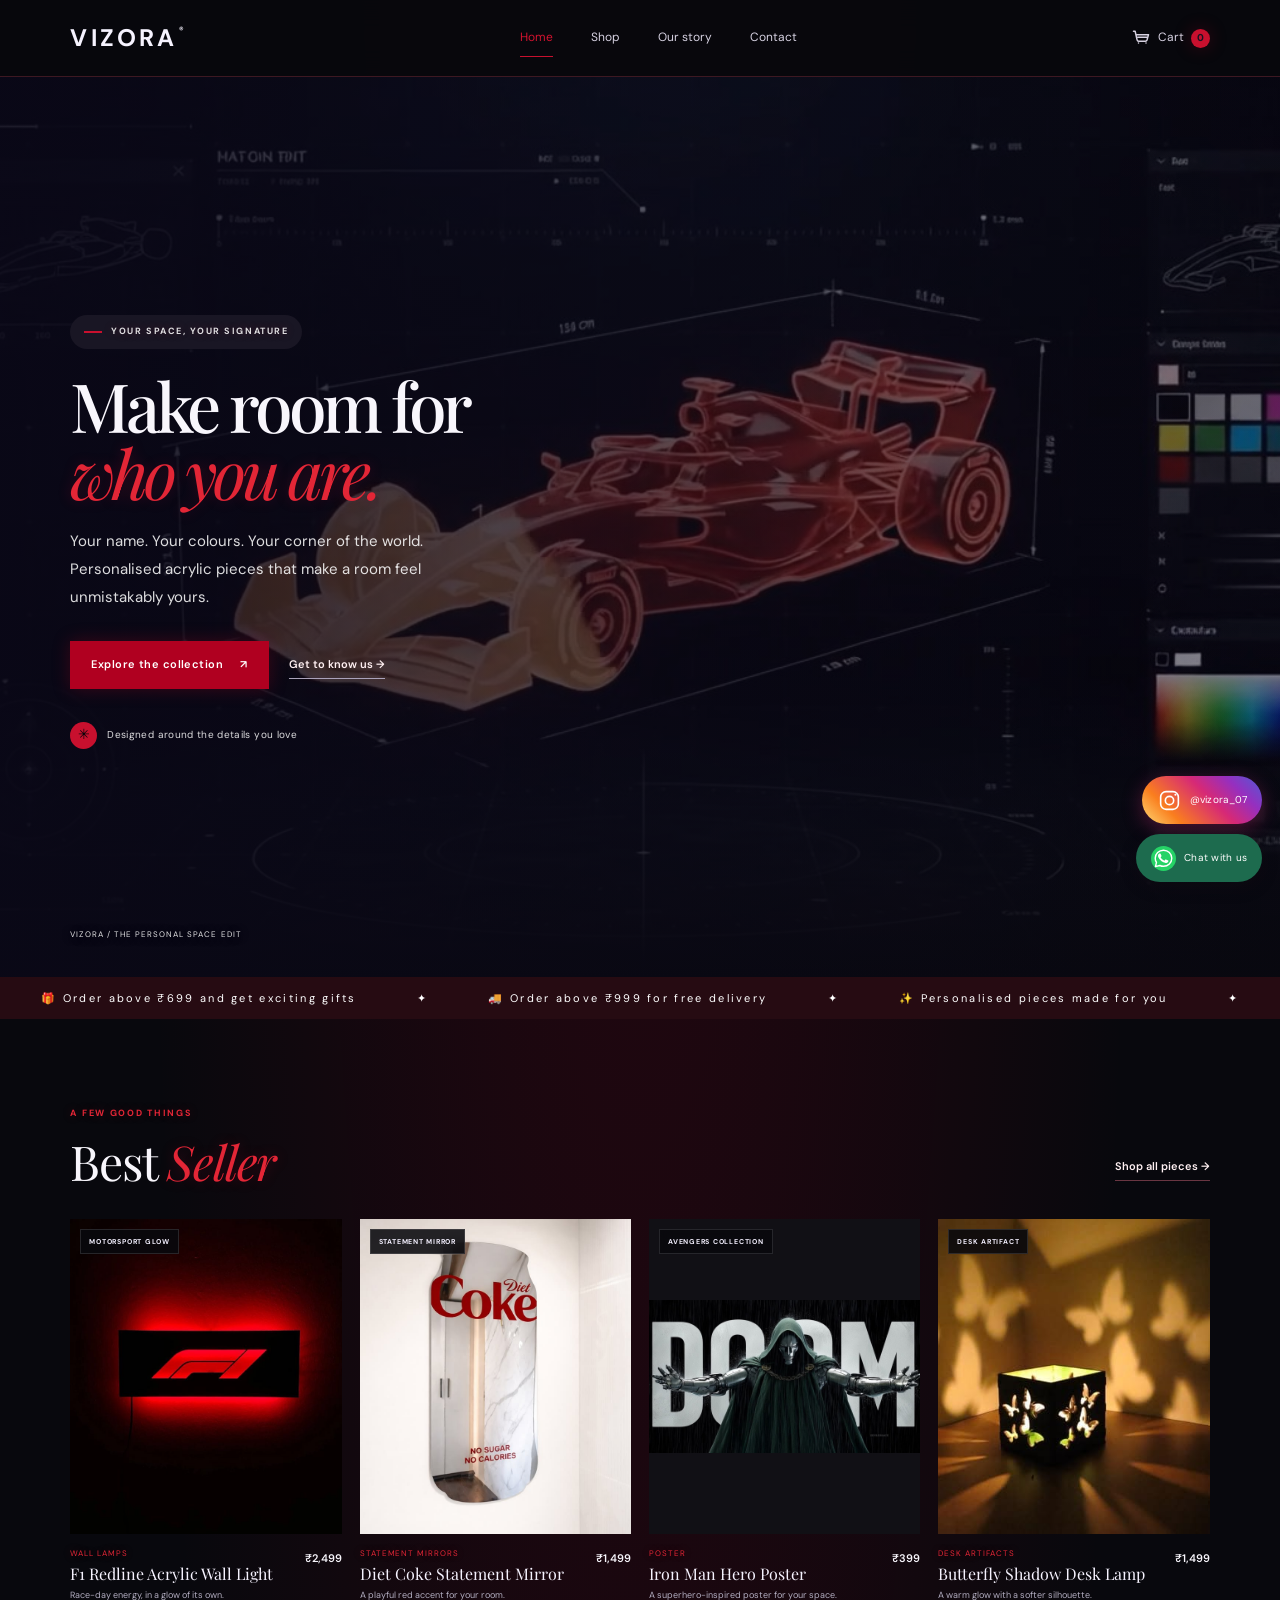
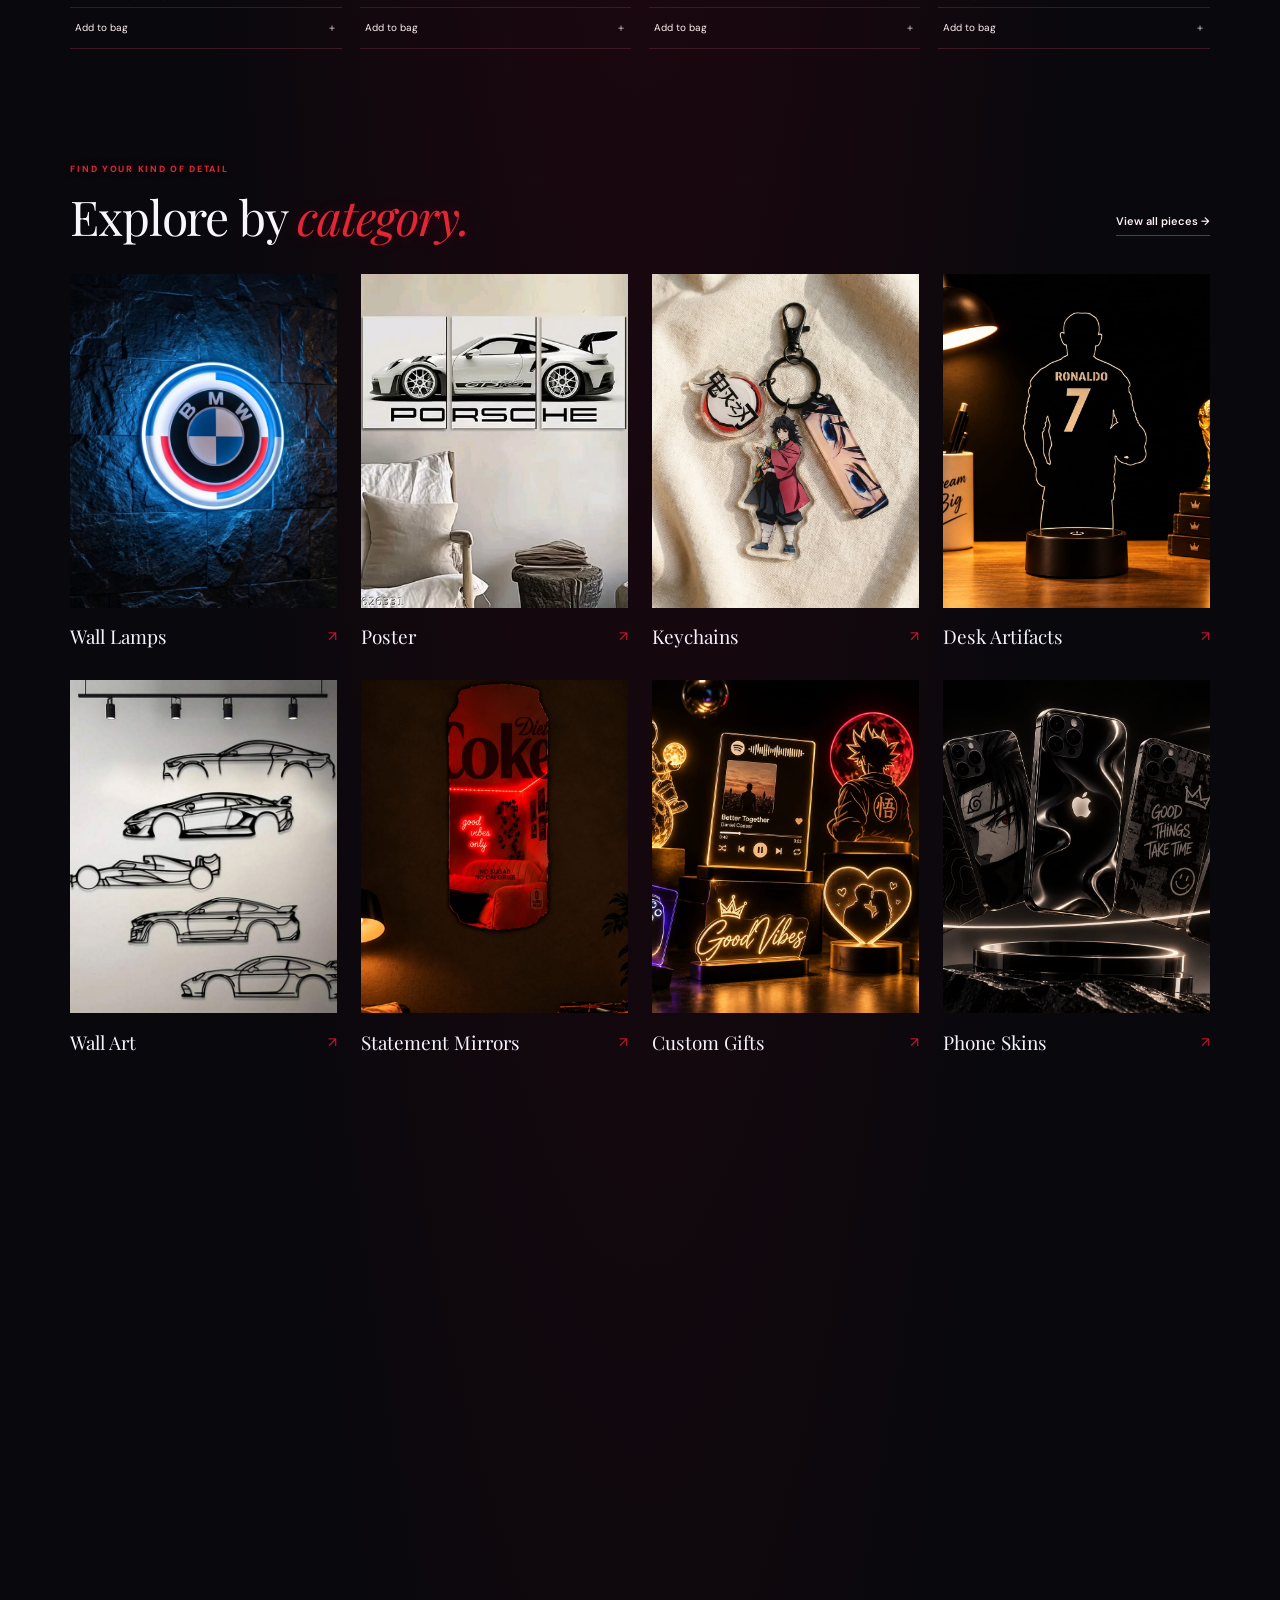
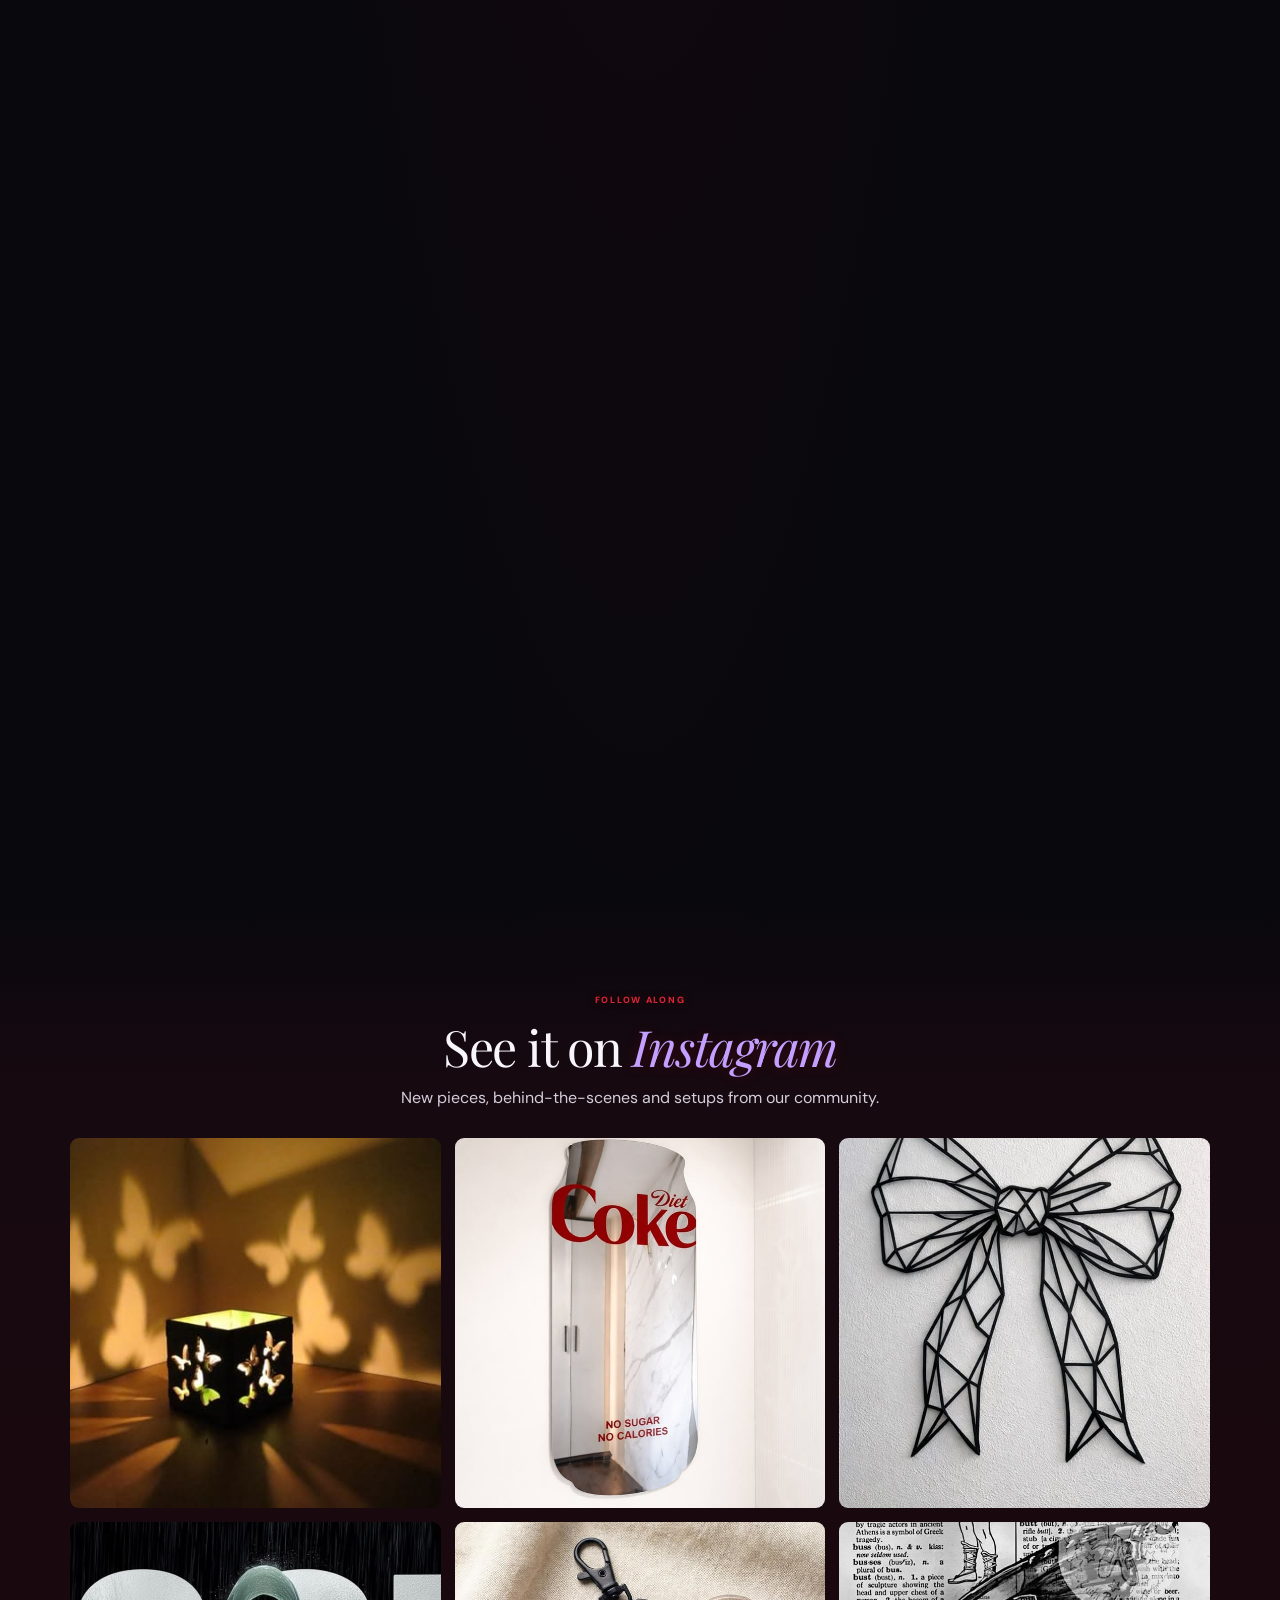
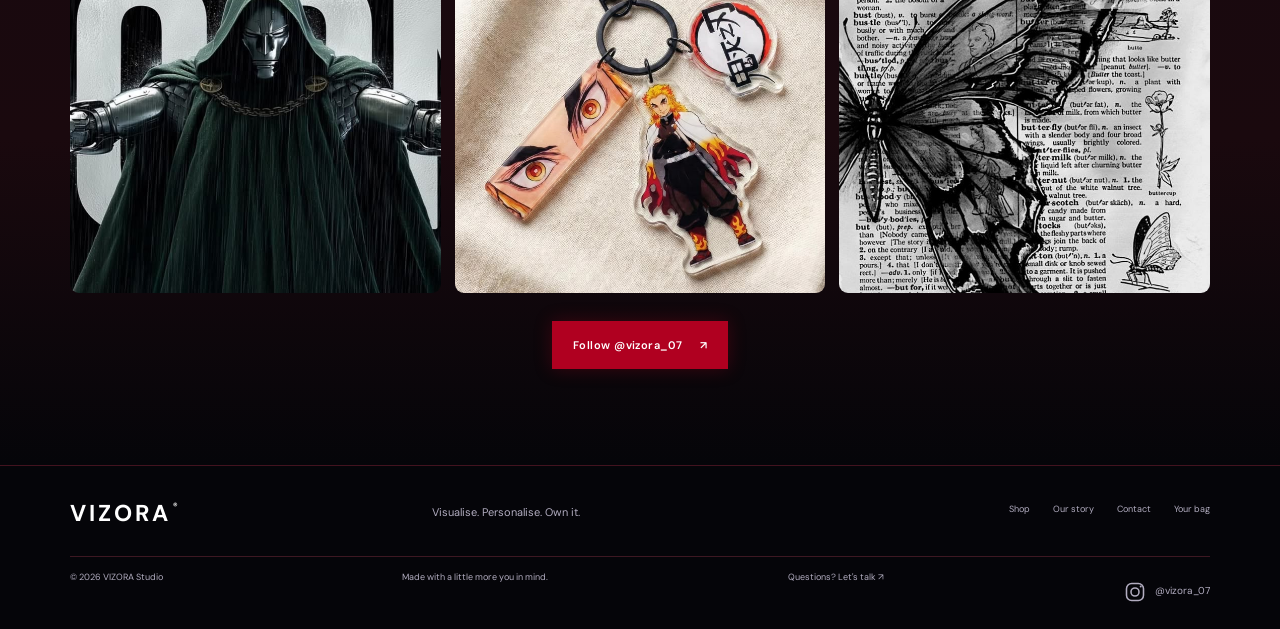
<file: index.html>
<!doctype html>
<html lang="en">
<head>
  <meta charset="utf-8">
  <meta name="viewport" content="width=device-width, initial-scale=1">
  <meta name="theme-color" content="#08080D">
  <title>VIZORA — Personalised Acrylic Decor, Made Yours</title>
  <meta name="description" content="Bring your space to life with personalised acrylic decor by VIZORA. Visualise it, make it yours, and give your room a signature touch.">
  <meta property="og:type" content="website">
  <meta property="og:title" content="VIZORA — Visualise. Personalise. Own it.">
  <meta property="og:description" content="Personalised acrylic decor, made to feel like you.">
  <meta property="og:url" content="https://YOURDOMAIN.com/">
  <meta property="og:image" content="https://YOURDOMAIN.com/images/og-vizora.svg">
  <script type="application/ld+json">{"@context":"https://schema.org","@type":"Organization","name":"VIZORA","url":"https://YOURDOMAIN.com","sameAs":["https://instagram.com/vizora_07"]}</script>
  <link rel="preconnect" href="https://fonts.googleapis.com">
  <link rel="preconnect" href="https://fonts.gstatic.com" crossorigin>
  <link href="https://fonts.googleapis.com/css2?family=DM+Sans:wght@400;500;600;700&family=Playfair+Display:wght@400;500;600&display=swap" rel="stylesheet">
  <link rel="stylesheet" href="css/style.css">
  <script src="js/products.js" defer></script>
  <script src="js/main.js" defer></script>
</head>
<body class="home-page">
  <header class="site-header">
    <a class="wordmark" href="index.html" aria-label="VIZORA home">VIZORA<span>®</span></a>
    <button class="menu-toggle" type="button" aria-expanded="false" aria-controls="primary-nav" aria-label="Open menu"><span></span><span></span></button>
    <nav class="primary-nav" id="primary-nav" aria-label="Main navigation">
      <a class="active" href="index.html">Home</a><a href="shop.html">Shop</a><a href="about.html">Our story</a><a href="contact.html">Contact</a>
      
      <a class="mobile-social-link mobile-whatsapp-link" href="https://wa.me/919356161337" target="_blank" rel="noopener noreferrer" aria-label="Chat with VIZORA on WhatsApp"><img class="whatsapp-icon" src="images/whatsapp.svg" alt=""><span>Chat on WhatsApp</span></a>
    </nav>
    
    <a class="cart-link" href="cart.html" aria-label="Shopping cart"><svg class="bag-icon trolley-icon" viewBox="0 0 24 24" aria-hidden="true"><path d="M3 4h2l2.3 10.2a2 2 0 0 0 2 1.6h8a2 2 0 0 0 1.9-1.4L21 8H6"/><path d="M9 18h.01M18 18h.01"/><path d="M8 11h11"/></svg><span>Cart</span><span class="cart-count" data-cart-count>0</span></a>
  </header>
  <main>
    <section class="hero">
      <div class="hero-copy"><p class="eyebrow"><span class="eyebrow-line"></span> YOUR SPACE, YOUR SIGNATURE</p>
        <h1>Make room for<br><em>who you are.</em></h1>
        <p class="hero-lede">Your name. Your colours. Your corner of the world. Personalised acrylic pieces that make a room feel unmistakably yours.</p>
        <div class="hero-actions"><a class="button button-dark" href="shop.html">Explore the collection <span aria-hidden="true">↗</span></a><a class="text-link" href="about.html">Get to know us <span aria-hidden="true">→</span></a></div>
        <div class="hero-proof"><span class="proof-mark" aria-hidden="true">✳</span><p>Designed around the details you love</p></div>
      </div>
      <div class="hero-art hero-video-frame"><video class="hero-video" id="hero-video" data-desktop-src="videos/hero-video.mp4" data-mobile-src="videos/merged_smooth_2.mp4" autoplay muted loop playsinline preload="metadata" poster="images/hero-video-poster.jpeg" aria-label="VIZORA personalised acrylic decor home video"></video><span class="video-label">VIZORA / THE PERSONAL SPACE EDIT</span></div>
    </section>
    <section class="ticker" aria-label="VIZORA special offers"><div class="ticker-track"><div class="ticker-group"><span class="ticker-offer">🎁 Order above ₹699 and get exciting gifts</span><span class="ticker-separator" aria-hidden="true">✦</span><span class="ticker-offer">🚚 Order above ₹999 for free delivery</span><span class="ticker-separator" aria-hidden="true">✦</span><span class="ticker-offer">✨ Personalised pieces made for you</span><span class="ticker-separator" aria-hidden="true">✦</span></div><div class="ticker-group" aria-hidden="true"><span class="ticker-offer">🎁 Order above ₹699 and get exciting gifts</span><span class="ticker-separator">✦</span><span class="ticker-offer">🚚 Order above ₹999 for free delivery</span><span class="ticker-separator">✦</span><span class="ticker-offer">✨ Personalised pieces made for you</span><span class="ticker-separator">✦</span></div></div></section>
    <section class="section-shell section-pad">
      <div class="section-heading"><div><p class="eyebrow">A FEW GOOD THINGS</p><h2>Best <em>Seller</em></h2></div><a class="text-link" href="shop.html">Shop all pieces <span aria-hidden="true">→</span></a></div>
      <div class="product-grid featured-grid" id="featured-products" aria-live="polite"></div>
    </section>
    <section class="category-section section-shell section-pad" aria-labelledby="category-heading">
      <div class="section-heading"><div><p class="eyebrow">FIND YOUR KIND OF DETAIL</p><h2 id="category-heading">Explore by <em>category.</em></h2></div><a class="text-link" href="shop.html">View all pieces <span aria-hidden="true">→</span></a></div>
      <div class="category-grid" id="home-categories"></div>
    </section>
    <section class="reviews-note section-shell" id="home-reviews" aria-labelledby="reviews-heading"><div class="reviews-intro"><p class="eyebrow">MADE FOR YOU</p><h2 id="reviews-heading">Made around <em>you</em></h2><p>Every piece starts with your name, your colours and your space.</p><a class="text-link" href="shop.html">Find your first piece <span aria-hidden="true">→</span></a></div><div class="reviews-carousel" id="reviews-carousel" aria-label="Customer reviews" hidden><div class="reviews-carousel-controls"><button class="reviews-scroll-button" type="button" data-review-scroll="previous" aria-label="Previous reviews">←</button><button class="reviews-scroll-button" type="button" data-review-scroll="next" aria-label="Next reviews">→</button></div><div class="reviews-track" id="reviews-track" aria-live="polite"></div></div></section>
    <section class="why-section"><div class="section-shell why-grid"><div class="why-intro"><p class="eyebrow">THE VIZORA DIFFERENCE</p><h2>Not just decor.<br><em>A little more you.</em></h2><p>Thoughtful pieces, made around your name, your taste, and the corners you call yours.</p><a class="button button-outline" href="about.html">A little about us <span aria-hidden="true">↗</span></a></div>
      <div class="value-list"><article><span class="value-number">01</span><div><h3>Made personal</h3><p>Your name, your colours, your kind of detail. Every piece starts with your idea.</p></div><span class="value-icon">✳</span></article><article><span class="value-number">02</span><div><h3>Designed for your space</h3><p>Considered shapes and colour that make an ordinary corner feel like yours.</p></div><span class="value-icon">⌂</span></article><article><span class="value-number">03</span><div><h3>A little wonder, built in</h3><p>Explore AR-powered ideas and picture a piece in your room before you make it yours.</p></div><span class="value-icon">◉</span></article></div>
    </div></section>
    <section class="quote-section section-shell"><p class="eyebrow">A NOTE FROM US</p><blockquote>“Your room should feel like the best version of <em>you.”</em></blockquote><p>— THE VIZORA STUDIO</p></section>
    <section class="newsletter section-shell"><div><p class="eyebrow">A LITTLE INSPIRATION, OCCASIONALLY</p><h2>Make space for <em>lovely things.</em></h2></div><a class="button button-dark" href="contact.html">Say hello on WhatsApp <span aria-hidden="true">↗</span></a></section>
    <section class="instagram-section" aria-labelledby="instagram-heading">
      <div class="instagram-content section-shell">
        <p class="eyebrow">FOLLOW ALONG</p>
        <h2 id="instagram-heading">See it on <em>Instagram</em></h2>
        <p class="instagram-description">New pieces, behind-the-scenes and setups from our community.</p>
        <div class="instagram-grid" id="instagram-grid" aria-label="VIZORA on Instagram"></div>
        <a class="button button-dark instagram-follow-button" href="https://instagram.com/vizora_07" target="_blank" rel="noopener noreferrer" aria-label="Vizora on Instagram">Follow @vizora_07 <span aria-hidden="true">↗</span></a>
      </div>
    </section>
  </main>
  <footer class="site-footer"><div class="footer-top"><a class="wordmark footer-wordmark" href="index.html">VIZORA<span>®</span></a><p>Visualise. Personalise. Own it.</p><nav aria-label="Footer navigation"><a href="shop.html">Shop</a><a href="about.html">Our story</a><a href="contact.html">Contact</a><a href="cart.html">Your bag</a></nav></div><div class="footer-bottom"><span>© <span data-year></span> VIZORA Studio</span><span>Made with a little more you in mind.</span><a href="contact.html">Questions? Let's talk ↗</a><a class="footer-instagram" href="https://instagram.com/vizora_07" target="_blank" rel="noopener noreferrer" aria-label="Vizora on Instagram"><svg class="instagram-icon" viewBox="0 0 24 24" aria-hidden="true"><rect x="3.5" y="3.5" width="17" height="17" rx="5.2"></rect><circle cx="12" cy="12" r="4"></circle><circle class="instagram-icon-dot" cx="17.7" cy="6.4" r="1"></circle></svg><span>@vizora_07</span></a></div></footer>
  <a class="instagram-float" href="https://instagram.com/vizora_07" target="_blank" rel="noopener noreferrer" aria-label="Vizora on Instagram"><svg class="instagram-icon" viewBox="0 0 24 24" aria-hidden="true"><rect x="3.5" y="3.5" width="17" height="17" rx="5.2"></rect><circle cx="12" cy="12" r="4"></circle><circle class="instagram-icon-dot" cx="17.7" cy="6.4" r="1"></circle></svg><span>@vizora_07</span></a><a class="whatsapp-float" href="https://wa.me/919356161337" target="_blank" rel="noopener" aria-label="Chat with VIZORA on WhatsApp"><img class="whatsapp-icon" src="images/whatsapp.svg" alt=""><span>Chat with us</span></a>
</body>
</html>
</file>
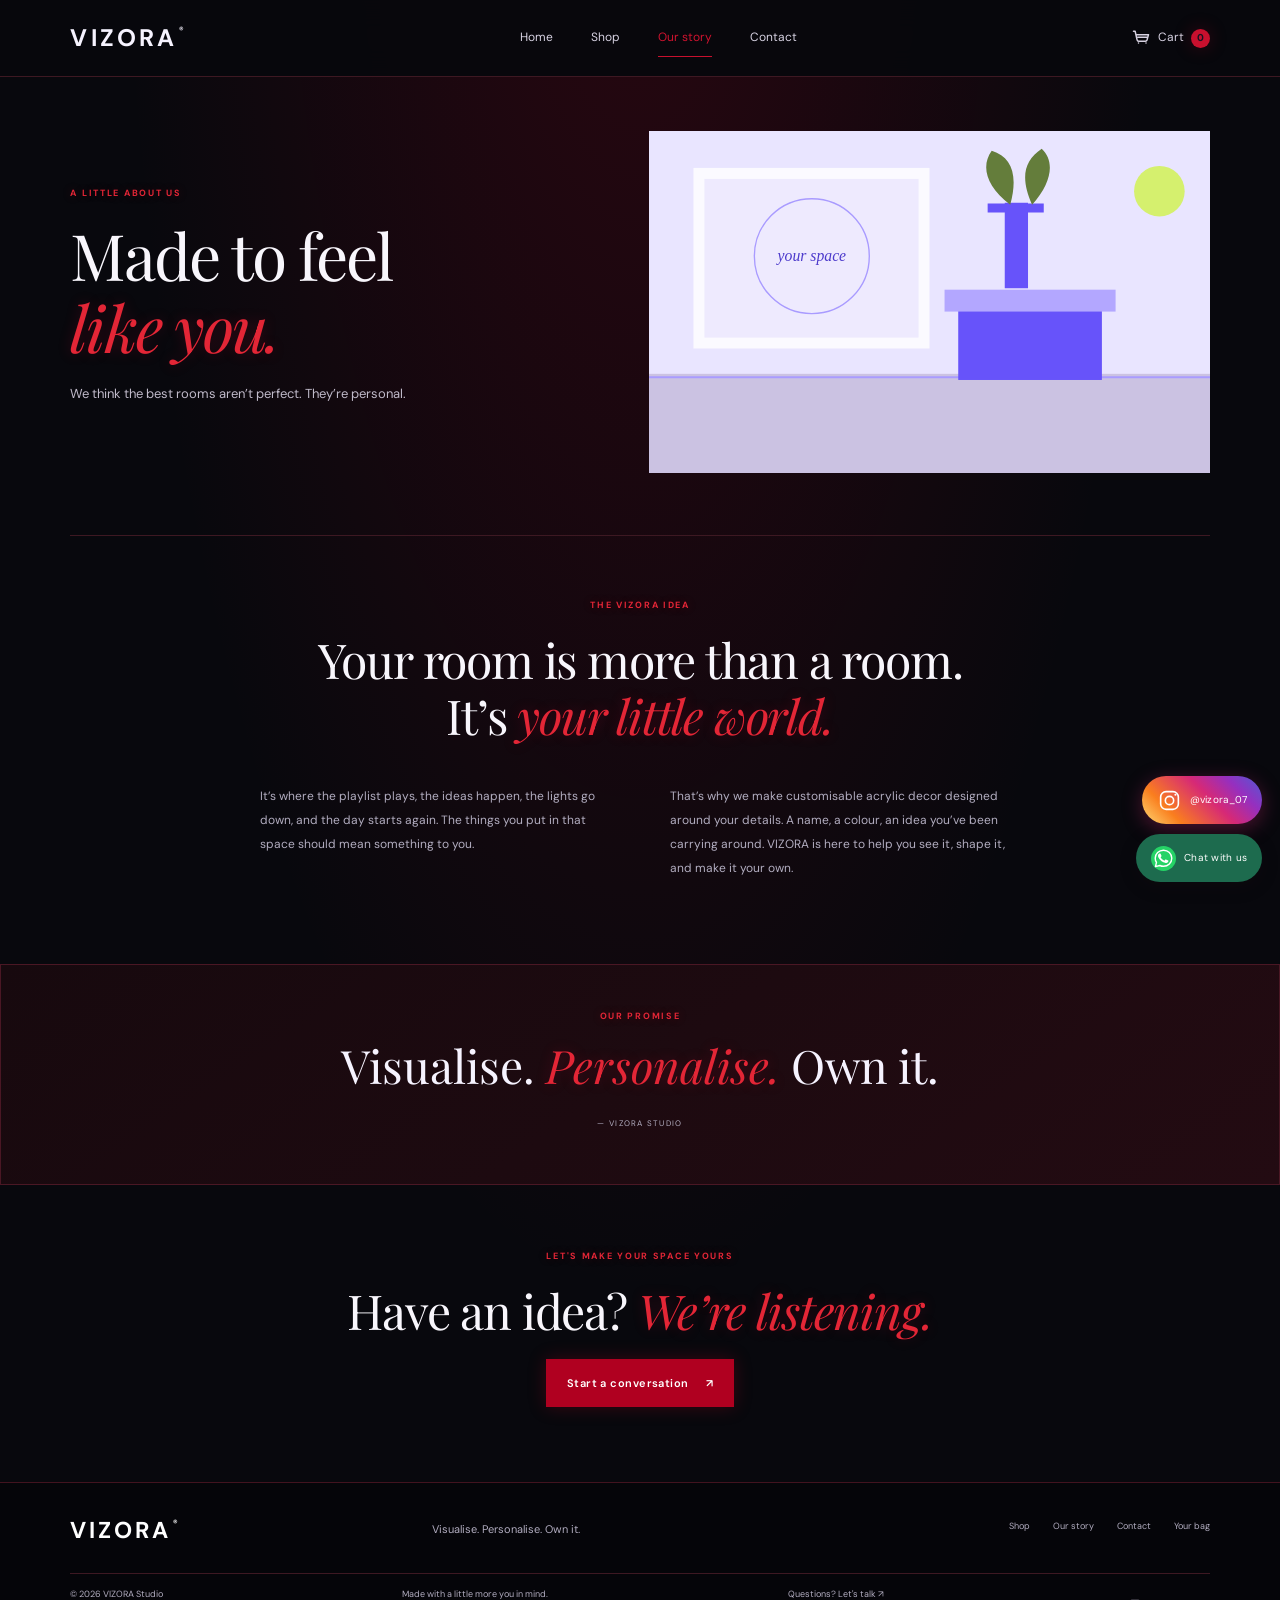
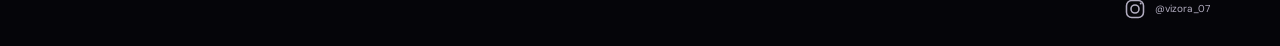
<file: about.html>
<!doctype html>
<html lang="en">
<head><meta charset="utf-8"><meta name="viewport" content="width=device-width, initial-scale=1"><meta name="theme-color" content="#08080D"><title>Our story — VIZORA personalised decor</title><meta name="description" content="Meet VIZORA: a small decor studio making personalised acrylic pieces that help people make their spaces feel like their own."><meta property="og:type" content="website"><meta property="og:title" content="Our story — VIZORA"><meta property="og:description" content="We believe your space should feel like you."><meta property="og:url" content="https://YOURDOMAIN.com/about.html"><meta property="og:image" content="https://YOURDOMAIN.com/images/og-vizora.svg"><link rel="preconnect" href="https://fonts.googleapis.com"><link rel="preconnect" href="https://fonts.gstatic.com" crossorigin><link href="https://fonts.googleapis.com/css2?family=DM+Sans:wght@400;500;600;700&family=Playfair+Display:wght@400;500;600&display=swap" rel="stylesheet"><link rel="stylesheet" href="css/style.css"><script src="js/products.js" defer></script><script src="js/main.js" defer></script></head>
<body><header class="site-header"><a class="wordmark" href="index.html" aria-label="VIZORA home">VIZORA<span>®</span></a><button class="menu-toggle" type="button" aria-expanded="false" aria-controls="primary-nav" aria-label="Open menu"><span></span><span></span></button><nav class="primary-nav" id="primary-nav" aria-label="Main navigation"><a href="index.html">Home</a><a href="shop.html">Shop</a><a class="active" href="about.html">Our story</a><a href="contact.html">Contact</a><a class="mobile-social-link mobile-whatsapp-link" href="https://wa.me/919356161337" target="_blank" rel="noopener noreferrer" aria-label="Chat with VIZORA on WhatsApp"><img class="whatsapp-icon" src="images/whatsapp.svg" alt=""><span>Chat on WhatsApp</span></a></nav><a class="cart-link" href="cart.html" aria-label="Shopping cart"><svg class="bag-icon trolley-icon" viewBox="0 0 24 24" aria-hidden="true"><path d="M3 4h2l2.3 10.2a2 2 0 0 0 2 1.6h8a2 2 0 0 0 1.9-1.4L21 8H6"/><path d="M9 18h.01M18 18h.01"/><path d="M8 11h11"/></svg><span>Cart</span><span class="cart-count" data-cart-count>0</span></a></header><main><section class="story-hero section-shell"><div><p class="eyebrow">A LITTLE ABOUT US</p><h1>Made to feel<br><em>like you.</em></h1><p>We think the best rooms aren’t perfect. They’re personal.</p></div><img src="images/story-space.svg" alt="Illustration of personalised acrylic wall art, a leafy plant, and a warm reading nook"></section><section class="story-copy section-shell"><p class="eyebrow">THE VIZORA IDEA</p><h2>Your room is more than a room.<br>It’s <em>your little world.</em></h2><div class="story-columns"><p>It’s where the playlist plays, the ideas happen, the lights go down, and the day starts again. The things you put in that space should mean something to you.</p><p>That’s why we make customisable acrylic decor designed around your details. A name, a colour, an idea you’ve been carrying around. VIZORA is here to help you see it, shape it, and make it your own.</p></div></section><section class="manifesto"><p class="eyebrow">OUR PROMISE</p><p>Visualise. <em>Personalise.</em> Own it.</p><span>— VIZORA STUDIO</span></section><section class="section-shell story-cta"><p class="eyebrow">LET'S MAKE YOUR SPACE YOURS</p><h2>Have an idea? <em>We’re listening.</em></h2><a class="button button-dark" href="contact.html">Start a conversation <span aria-hidden="true">↗</span></a></section></main><footer class="site-footer"><div class="footer-top"><a class="wordmark footer-wordmark" href="index.html">VIZORA<span>®</span></a><p>Visualise. Personalise. Own it.</p><nav aria-label="Footer navigation"><a href="shop.html">Shop</a><a href="about.html">Our story</a><a href="contact.html">Contact</a><a href="cart.html">Your bag</a></nav></div><div class="footer-bottom"><span>© <span data-year></span> VIZORA Studio</span><span>Made with a little more you in mind.</span><a href="contact.html">Questions? Let's talk ↗</a><a class="footer-instagram" href="https://instagram.com/vizora_07" target="_blank" rel="noopener noreferrer" aria-label="Vizora on Instagram"><svg class="instagram-icon" viewBox="0 0 24 24" aria-hidden="true"><rect x="3.5" y="3.5" width="17" height="17" rx="5.2"></rect><circle cx="12" cy="12" r="4"></circle><circle class="instagram-icon-dot" cx="17.7" cy="6.4" r="1"></circle></svg><span>@vizora_07</span></a></div></footer><a class="instagram-float" href="https://instagram.com/vizora_07" target="_blank" rel="noopener noreferrer" aria-label="Vizora on Instagram"><svg class="instagram-icon" viewBox="0 0 24 24" aria-hidden="true"><rect x="3.5" y="3.5" width="17" height="17" rx="5.2"></rect><circle cx="12" cy="12" r="4"></circle><circle class="instagram-icon-dot" cx="17.7" cy="6.4" r="1"></circle></svg><span>@vizora_07</span></a><a class="whatsapp-float" href="https://wa.me/919356161337" target="_blank" rel="noopener" aria-label="Chat with VIZORA on WhatsApp"><img class="whatsapp-icon" src="images/whatsapp.svg" alt=""><span>Chat with us</span></a></body></html>
</file>
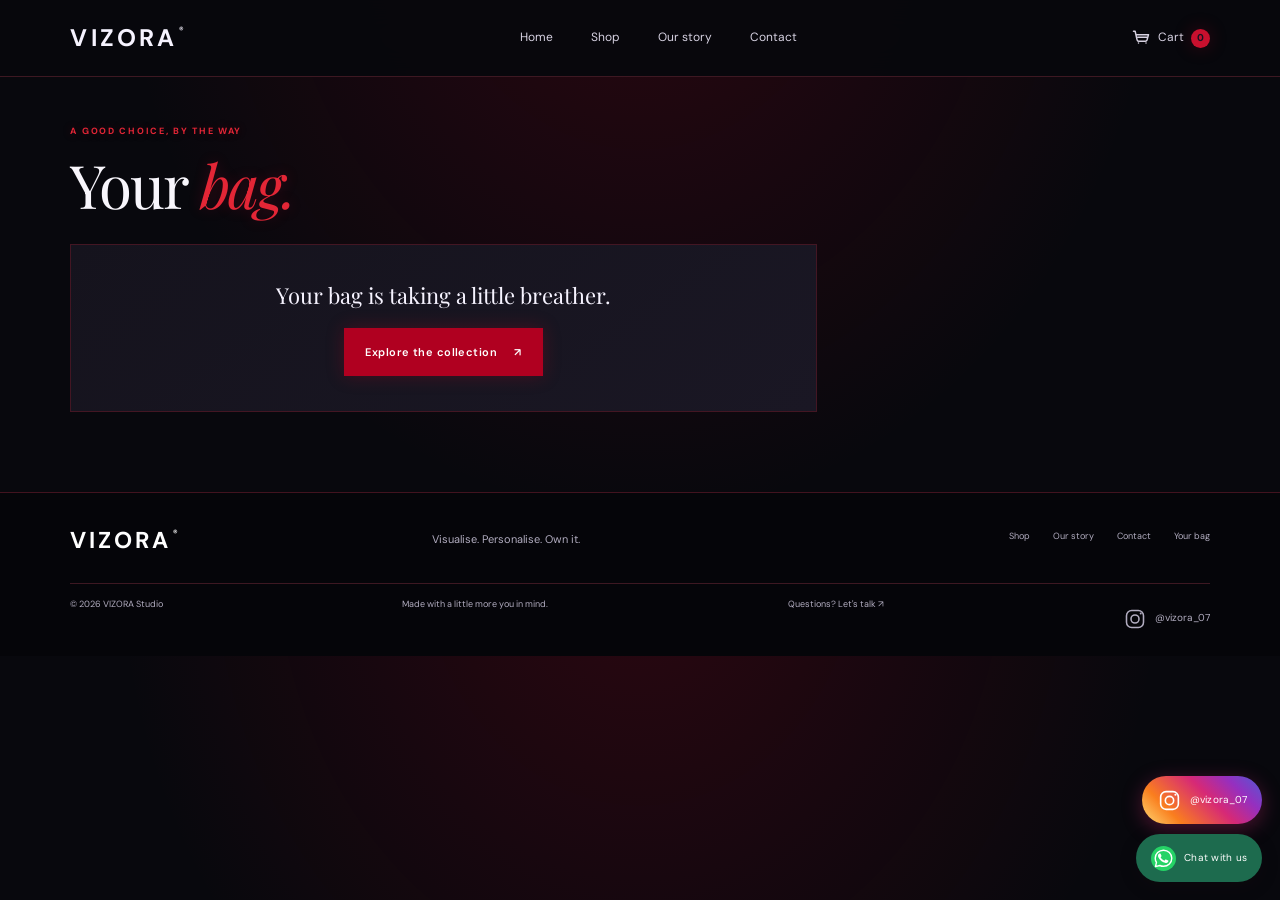
<file: cart.html>
<!doctype html>
<html lang="en">
<head><meta charset="utf-8"><meta name="viewport" content="width=device-width, initial-scale=1"><meta name="theme-color" content="#08080D"><title>Your bag and checkout — VIZORA</title><meta name="description" content="Review your VIZORA order, update your bag, and send your checkout details through WhatsApp."><meta property="og:type" content="website"><meta property="og:title" content="Your bag — VIZORA"><meta property="og:description" content="Your personalised pieces are waiting."><meta property="og:url" content="https://YOURDOMAIN.com/cart.html"><meta property="og:image" content="https://YOURDOMAIN.com/images/og-vizora.svg"><link rel="preconnect" href="https://fonts.googleapis.com"><link rel="preconnect" href="https://fonts.gstatic.com" crossorigin><link href="https://fonts.googleapis.com/css2?family=DM+Sans:wght@400;500;600;700&family=Playfair+Display:wght@400;500;600&display=swap" rel="stylesheet"><link rel="stylesheet" href="css/style.css"><script src="js/products.js" defer></script><script src="js/main.js" defer></script></head>
<body><header class="site-header"><a class="wordmark" href="index.html" aria-label="VIZORA home">VIZORA<span>®</span></a><button class="menu-toggle" type="button" aria-expanded="false" aria-controls="primary-nav" aria-label="Open menu"><span></span><span></span></button><nav class="primary-nav" id="primary-nav" aria-label="Main navigation"><a href="index.html">Home</a><a href="shop.html">Shop</a><a href="about.html">Our story</a><a href="contact.html">Contact</a><a class="mobile-social-link mobile-whatsapp-link" href="https://wa.me/919356161337" target="_blank" rel="noopener noreferrer" aria-label="Chat with VIZORA on WhatsApp"><img class="whatsapp-icon" src="images/whatsapp.svg" alt=""><span>Chat on WhatsApp</span></a></nav><a class="cart-link" href="cart.html" aria-label="Shopping cart"><svg class="bag-icon trolley-icon" viewBox="0 0 24 24" aria-hidden="true"><path d="M3 4h2l2.3 10.2a2 2 0 0 0 2 1.6h8a2 2 0 0 0 1.9-1.4L21 8H6"/><path d="M9 18h.01M18 18h.01"/><path d="M8 11h11"/></svg><span>Cart</span><span class="cart-count" data-cart-count>0</span></a></header><main class="section-shell cart-page"><section class="page-hero cart-heading"><p class="eyebrow">A GOOD CHOICE, BY THE WAY</p><h1>Your <em>bag.</em></h1></section><div class="cart-layout"><section><div id="cart-items" aria-live="polite"></div><div id="cart-empty" class="cart-empty" hidden><p>Your bag is taking a little breather.</p><a class="button button-dark" href="shop.html">Explore the collection <span aria-hidden="true">↗</span></a></div></section><aside class="checkout-panel" id="checkout-panel"><p class="eyebrow">CHECKOUT</p><h2>Your order</h2><div class="checkout-stepper" id="checkout-stepper" aria-label="Checkout progress"><button class="checkout-step is-current" type="button" data-step-indicator="login" aria-current="step"><span>1</span><b>Login</b></button><button class="checkout-step" type="button" data-step-indicator="address"><span>2</span><b>Address</b></button><button class="checkout-step" type="button" data-step-indicator="payment"><span>3</span><b>Payment</b></button></div><div class="total-line"><span>Subtotal</span><strong id="cart-subtotal">₹0</strong></div><div class="total-line"><span>Total before shipping</span><strong id="cart-total">₹0</strong></div><p class="shipping-note">Shipping details confirmed over WhatsApp.</p><form id="checkout-form" class="checkout-form"><p class="form-note checkout-status" id="checkout-message" role="status" aria-live="polite"></p><section class="checkout-step-pane" data-checkout-pane="login"><label for="customer-phone">Enter Mobile No*</label><div class="checkout-phone-input"><span>+91</span><input id="customer-phone" name="phone" type="tel" inputmode="numeric" autocomplete="tel-national" placeholder="Enter Mobile No*" pattern="[0-9]{10}" maxlength="10" required></div><p class="form-note">Enter your mobile number to continue. No password or OTP is needed.</p><button class="button button-dark button-full" id="continue-to-address" type="button">Continue</button></section><section class="checkout-step-pane" data-checkout-pane="address" hidden>
<label for="customer-name">Full name</label>
<input id="customer-name" name="name" autocomplete="name" placeholder="Enter your full name" maxlength="100" required>
<label for="customer-postal-code">PIN code</label>
<input id="customer-postal-code" name="postalCode" type="text" inputmode="numeric" autocomplete="postal-code" placeholder="6-digit PIN code" pattern="[0-9]{6}" maxlength="6" required>
<label for="customer-address-line1">Flat, house no., building</label>
<input id="customer-address-line1" name="addressLine1" autocomplete="address-line1" placeholder="House number and building name" maxlength="160" required>
<label for="customer-address-line2">Area, street, sector, village</label>
<input id="customer-address-line2" name="addressLine2" autocomplete="address-line2" placeholder="Street, area, or locality" maxlength="160" required>
<label for="customer-landmark">Landmark <span>(optional)</span></label>
<input id="customer-landmark" name="landmark" autocomplete="address-line3" placeholder="Nearby landmark" maxlength="120">
<label for="customer-city">Town or city</label>
<input id="customer-city" name="city" autocomplete="address-level2" placeholder="Enter your town or city" maxlength="80" required>
<label for="customer-state">State</label>
<select id="customer-state" name="state" autocomplete="address-level1" required>
<option value="">Choose a state or territory</option>
<option>Andaman and Nicobar Islands</option><option>Andhra Pradesh</option><option>Arunachal Pradesh</option><option>Assam</option><option>Bihar</option><option>Chandigarh</option><option>Chhattisgarh</option><option>Dadra and Nagar Haveli and Daman and Diu</option><option>Delhi</option><option>Goa</option><option>Gujarat</option><option>Haryana</option><option>Himachal Pradesh</option><option>Jammu and Kashmir</option><option>Jharkhand</option><option>Karnataka</option><option>Kerala</option><option>Ladakh</option><option>Lakshadweep</option><option>Madhya Pradesh</option><option>Maharashtra</option><option>Manipur</option><option>Meghalaya</option><option>Mizoram</option><option>Nagaland</option><option>Odisha</option><option>Puducherry</option><option>Punjab</option><option>Rajasthan</option><option>Sikkim</option><option>Tamil Nadu</option><option>Telangana</option><option>Tripura</option><option>Uttar Pradesh</option><option>Uttarakhand</option><option>West Bengal</option>
</select>
<div class="checkout-step-actions"><button class="checkout-back-button" id="back-to-login" type="button">Back</button><button class="button button-dark" id="continue-to-payment" type="button">Continue</button></div>
</section><section class="checkout-step-pane" data-checkout-pane="payment" hidden><h3>Choose payment preference</h3><label class="payment-option"><input type="radio" name="paymentMethod" value="Cash on delivery" checked><span><strong>Cash on delivery</strong><small>Confirm order details on WhatsApp</small></span></label><label class="payment-option"><input type="radio" name="paymentMethod" value="UPI or bank transfer"><span><strong>UPI or bank transfer</strong><small>We will share payment details on WhatsApp</small></span></label><div class="checkout-step-actions"><button class="checkout-back-button" id="back-to-address" type="button">Back</button><button class="button button-dark" type="submit">Continue on WhatsApp <span aria-hidden="true">↗</span></button></div></section></form></aside></div></main><footer class="site-footer"><div class="footer-top"><a class="wordmark footer-wordmark" href="index.html">VIZORA<span>®</span></a><p>Visualise. Personalise. Own it.</p><nav aria-label="Footer navigation"><a href="shop.html">Shop</a><a href="about.html">Our story</a><a href="contact.html">Contact</a><a href="cart.html">Your bag</a></nav></div><div class="footer-bottom"><span>© <span data-year></span> VIZORA Studio</span><span>Made with a little more you in mind.</span><a href="contact.html">Questions? Let's talk ↗</a><a class="footer-instagram" href="https://instagram.com/vizora_07" target="_blank" rel="noopener noreferrer" aria-label="Vizora on Instagram"><svg class="instagram-icon" viewBox="0 0 24 24" aria-hidden="true"><rect x="3.5" y="3.5" width="17" height="17" rx="5.2"></rect><circle cx="12" cy="12" r="4"></circle><circle class="instagram-icon-dot" cx="17.7" cy="6.4" r="1"></circle></svg><span>@vizora_07</span></a></div></footer><a class="instagram-float" href="https://instagram.com/vizora_07" target="_blank" rel="noopener noreferrer" aria-label="Vizora on Instagram"><svg class="instagram-icon" viewBox="0 0 24 24" aria-hidden="true"><rect x="3.5" y="3.5" width="17" height="17" rx="5.2"></rect><circle cx="12" cy="12" r="4"></circle><circle class="instagram-icon-dot" cx="17.7" cy="6.4" r="1"></circle></svg><span>@vizora_07</span></a><a class="whatsapp-float" href="https://wa.me/919356161337" target="_blank" rel="noopener" aria-label="Chat with VIZORA on WhatsApp"><img class="whatsapp-icon" src="images/whatsapp.svg" alt=""><span>Chat with us</span></a></body></html>
</file>
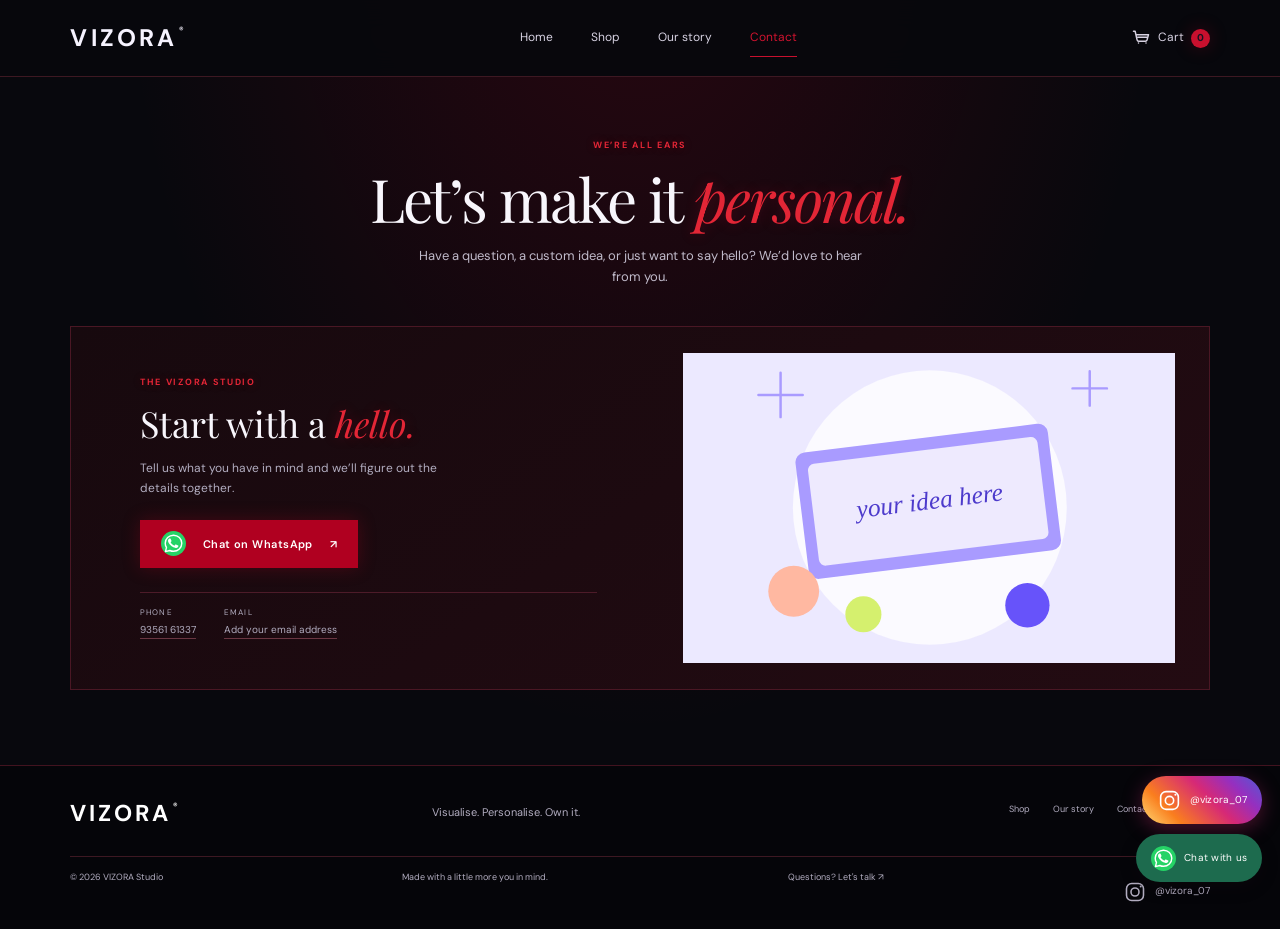
<file: contact.html>
<!doctype html>
<html lang="en">
<head><meta charset="utf-8"><meta name="viewport" content="width=device-width, initial-scale=1"><meta name="theme-color" content="#08080D"><title>Contact VIZORA — Let's make it personal</title><meta name="description" content="Have a custom acrylic decor idea or a question about an order? Get in touch with VIZORA on WhatsApp, by phone, or email."><meta property="og:type" content="website"><meta property="og:title" content="Contact VIZORA"><meta property="og:description" content="We’d love to hear what you have in mind."><meta property="og:url" content="https://YOURDOMAIN.com/contact.html"><meta property="og:image" content="https://YOURDOMAIN.com/images/og-vizora.svg"><link rel="preconnect" href="https://fonts.googleapis.com"><link rel="preconnect" href="https://fonts.gstatic.com" crossorigin><link href="https://fonts.googleapis.com/css2?family=DM+Sans:wght@400;500;600;700&family=Playfair+Display:wght@400;500;600&display=swap" rel="stylesheet"><link rel="stylesheet" href="css/style.css"><script src="js/products.js" defer></script><script src="js/main.js" defer></script></head>
<body><header class="site-header"><a class="wordmark" href="index.html" aria-label="VIZORA home">VIZORA<span>®</span></a><button class="menu-toggle" type="button" aria-expanded="false" aria-controls="primary-nav" aria-label="Open menu"><span></span><span></span></button><nav class="primary-nav" id="primary-nav" aria-label="Main navigation"><a href="index.html">Home</a><a href="shop.html">Shop</a><a href="about.html">Our story</a><a class="active" href="contact.html">Contact</a><a class="mobile-social-link mobile-whatsapp-link" href="https://wa.me/919356161337" target="_blank" rel="noopener noreferrer" aria-label="Chat with VIZORA on WhatsApp"><img class="whatsapp-icon" src="images/whatsapp.svg" alt=""><span>Chat on WhatsApp</span></a></nav><a class="cart-link" href="cart.html" aria-label="Shopping cart"><svg class="bag-icon trolley-icon" viewBox="0 0 24 24" aria-hidden="true"><path d="M3 4h2l2.3 10.2a2 2 0 0 0 2 1.6h8a2 2 0 0 0 1.9-1.4L21 8H6"/><path d="M9 18h.01M18 18h.01"/><path d="M8 11h11"/></svg><span>Cart</span><span class="cart-count" data-cart-count>0</span></a></header><main class="section-shell contact-page"><section class="page-hero"><p class="eyebrow">WE’RE ALL EARS</p><h1>Let’s make it <em>personal.</em></h1><p>Have a question, a custom idea, or just want to say hello? We’d love to hear from you.</p></section><div class="contact-layout"><section class="contact-card"><p class="eyebrow">THE VIZORA STUDIO</p><h2>Start with a <em>hello.</em></h2><p>Tell us what you have in mind and we’ll figure out the details together.</p><a class="button button-dark" href="https://wa.me/919356161337" target="_blank" rel="noopener"><img class="whatsapp-icon" src="images/whatsapp.svg" alt="">Chat on WhatsApp <span aria-hidden="true">↗</span></a><div class="contact-details"><p><span>PHONE</span><a href="tel:+919356161337">93561 61337</a></p><p><span>EMAIL</span><a href="mailto:YOUR-EMAIL-HERE">Add your email address</a></p></div></section><img class="contact-art" src="images/contact-art.svg" alt="Illustrated acrylic decor samples and personalised colour swatches from VIZORA"></div></main><footer class="site-footer"><div class="footer-top"><a class="wordmark footer-wordmark" href="index.html">VIZORA<span>®</span></a><p>Visualise. Personalise. Own it.</p><nav aria-label="Footer navigation"><a href="shop.html">Shop</a><a href="about.html">Our story</a><a href="contact.html">Contact</a><a href="cart.html">Your bag</a></nav></div><div class="footer-bottom"><span>© <span data-year></span> VIZORA Studio</span><span>Made with a little more you in mind.</span><a href="contact.html">Questions? Let's talk ↗</a><a class="footer-instagram" href="https://instagram.com/vizora_07" target="_blank" rel="noopener noreferrer" aria-label="Vizora on Instagram"><svg class="instagram-icon" viewBox="0 0 24 24" aria-hidden="true"><rect x="3.5" y="3.5" width="17" height="17" rx="5.2"></rect><circle cx="12" cy="12" r="4"></circle><circle class="instagram-icon-dot" cx="17.7" cy="6.4" r="1"></circle></svg><span>@vizora_07</span></a></div></footer><a class="instagram-float" href="https://instagram.com/vizora_07" target="_blank" rel="noopener noreferrer" aria-label="Vizora on Instagram"><svg class="instagram-icon" viewBox="0 0 24 24" aria-hidden="true"><rect x="3.5" y="3.5" width="17" height="17" rx="5.2"></rect><circle cx="12" cy="12" r="4"></circle><circle class="instagram-icon-dot" cx="17.7" cy="6.4" r="1"></circle></svg><span>@vizora_07</span></a><a class="whatsapp-float" href="https://wa.me/919356161337" target="_blank" rel="noopener" aria-label="Chat with VIZORA on WhatsApp"><img class="whatsapp-icon" src="images/whatsapp.svg" alt=""><span>Chat with us</span></a></body></html>
</file>
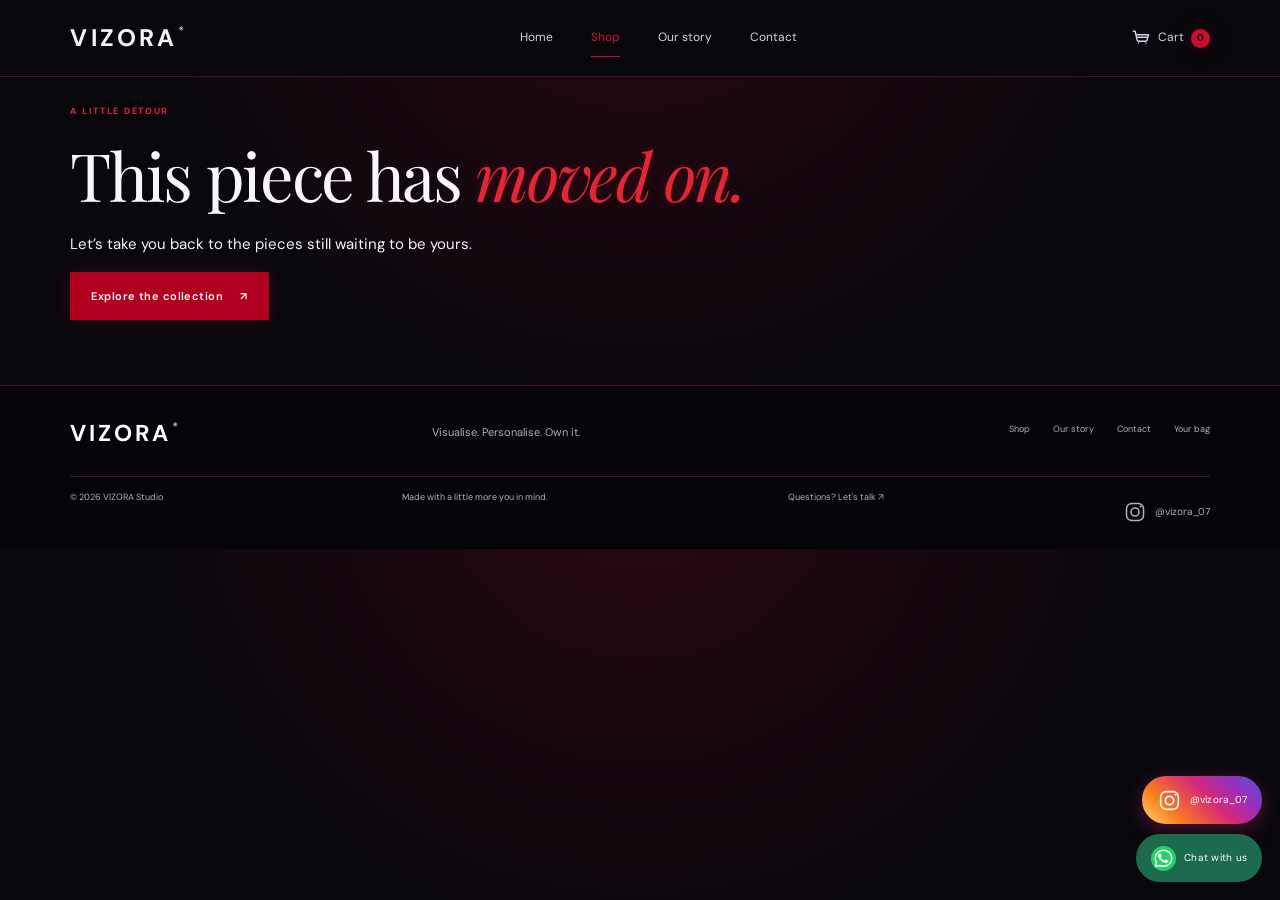
<file: product.html>
<!doctype html>
<html lang="en">
<head><meta charset="utf-8"><meta name="viewport" content="width=device-width, initial-scale=1"><meta name="theme-color" content="#08080D"><title>Personalised acrylic decor — VIZORA</title><meta name="description" content="Discover a personalised acrylic piece from VIZORA, thoughtfully made for your room and your style."><meta property="og:type" content="product"><meta property="og:title" content="Personalised acrylic decor — VIZORA"><meta property="og:description" content="A little more you, in every corner."><meta property="og:url" content="https://YOURDOMAIN.com/product.html"><meta property="og:image" content="https://YOURDOMAIN.com/images/og-vizora.svg"><link rel="preconnect" href="https://fonts.googleapis.com"><link rel="preconnect" href="https://fonts.gstatic.com" crossorigin><link href="https://fonts.googleapis.com/css2?family=DM+Sans:wght@400;500;600;700&family=Playfair+Display:wght@400;500;600&display=swap" rel="stylesheet"><link rel="stylesheet" href="css/style.css"><script src="js/products.js" defer></script><script src="js/main.js" defer></script></head>
<body><header class="site-header"><a class="wordmark" href="index.html" aria-label="VIZORA home">VIZORA<span>®</span></a><button class="menu-toggle" type="button" aria-expanded="false" aria-controls="primary-nav" aria-label="Open menu"><span></span><span></span></button><nav class="primary-nav" id="primary-nav" aria-label="Main navigation"><a href="index.html">Home</a><a class="active" href="shop.html">Shop</a><a href="about.html">Our story</a><a href="contact.html">Contact</a><a class="mobile-social-link mobile-whatsapp-link" href="https://wa.me/919356161337" target="_blank" rel="noopener noreferrer" aria-label="Chat with VIZORA on WhatsApp"><img class="whatsapp-icon" src="images/whatsapp.svg" alt=""><span>Chat on WhatsApp</span></a></nav><a class="cart-link" href="cart.html" aria-label="Shopping cart"><svg class="bag-icon trolley-icon" viewBox="0 0 24 24" aria-hidden="true"><path d="M3 4h2l2.3 10.2a2 2 0 0 0 2 1.6h8a2 2 0 0 0 1.9-1.4L21 8H6"/><path d="M9 18h.01M18 18h.01"/><path d="M8 11h11"/></svg><span>Cart</span><span class="cart-count" data-cart-count>0</span></a></header><main class="section-shell product-detail" id="product-detail"><p class="eyebrow">A LITTLE SOMETHING FOR YOUR SPACE</p><p>Loading your piece…</p></main><footer class="site-footer"><div class="footer-top"><a class="wordmark footer-wordmark" href="index.html">VIZORA<span>®</span></a><p>Visualise. Personalise. Own it.</p><nav aria-label="Footer navigation"><a href="shop.html">Shop</a><a href="about.html">Our story</a><a href="contact.html">Contact</a><a href="cart.html">Your bag</a></nav></div><div class="footer-bottom"><span>© <span data-year></span> VIZORA Studio</span><span>Made with a little more you in mind.</span><a href="contact.html">Questions? Let's talk ↗</a><a class="footer-instagram" href="https://instagram.com/vizora_07" target="_blank" rel="noopener noreferrer" aria-label="Vizora on Instagram"><svg class="instagram-icon" viewBox="0 0 24 24" aria-hidden="true"><rect x="3.5" y="3.5" width="17" height="17" rx="5.2"></rect><circle cx="12" cy="12" r="4"></circle><circle class="instagram-icon-dot" cx="17.7" cy="6.4" r="1"></circle></svg><span>@vizora_07</span></a></div></footer><a class="instagram-float" href="https://instagram.com/vizora_07" target="_blank" rel="noopener noreferrer" aria-label="Vizora on Instagram"><svg class="instagram-icon" viewBox="0 0 24 24" aria-hidden="true"><rect x="3.5" y="3.5" width="17" height="17" rx="5.2"></rect><circle cx="12" cy="12" r="4"></circle><circle class="instagram-icon-dot" cx="17.7" cy="6.4" r="1"></circle></svg><span>@vizora_07</span></a><a class="whatsapp-float" href="https://wa.me/919356161337" target="_blank" rel="noopener" aria-label="Chat with VIZORA on WhatsApp"><img class="whatsapp-icon" src="images/whatsapp.svg" alt=""><span>Chat with us</span></a></body></html>
</file>
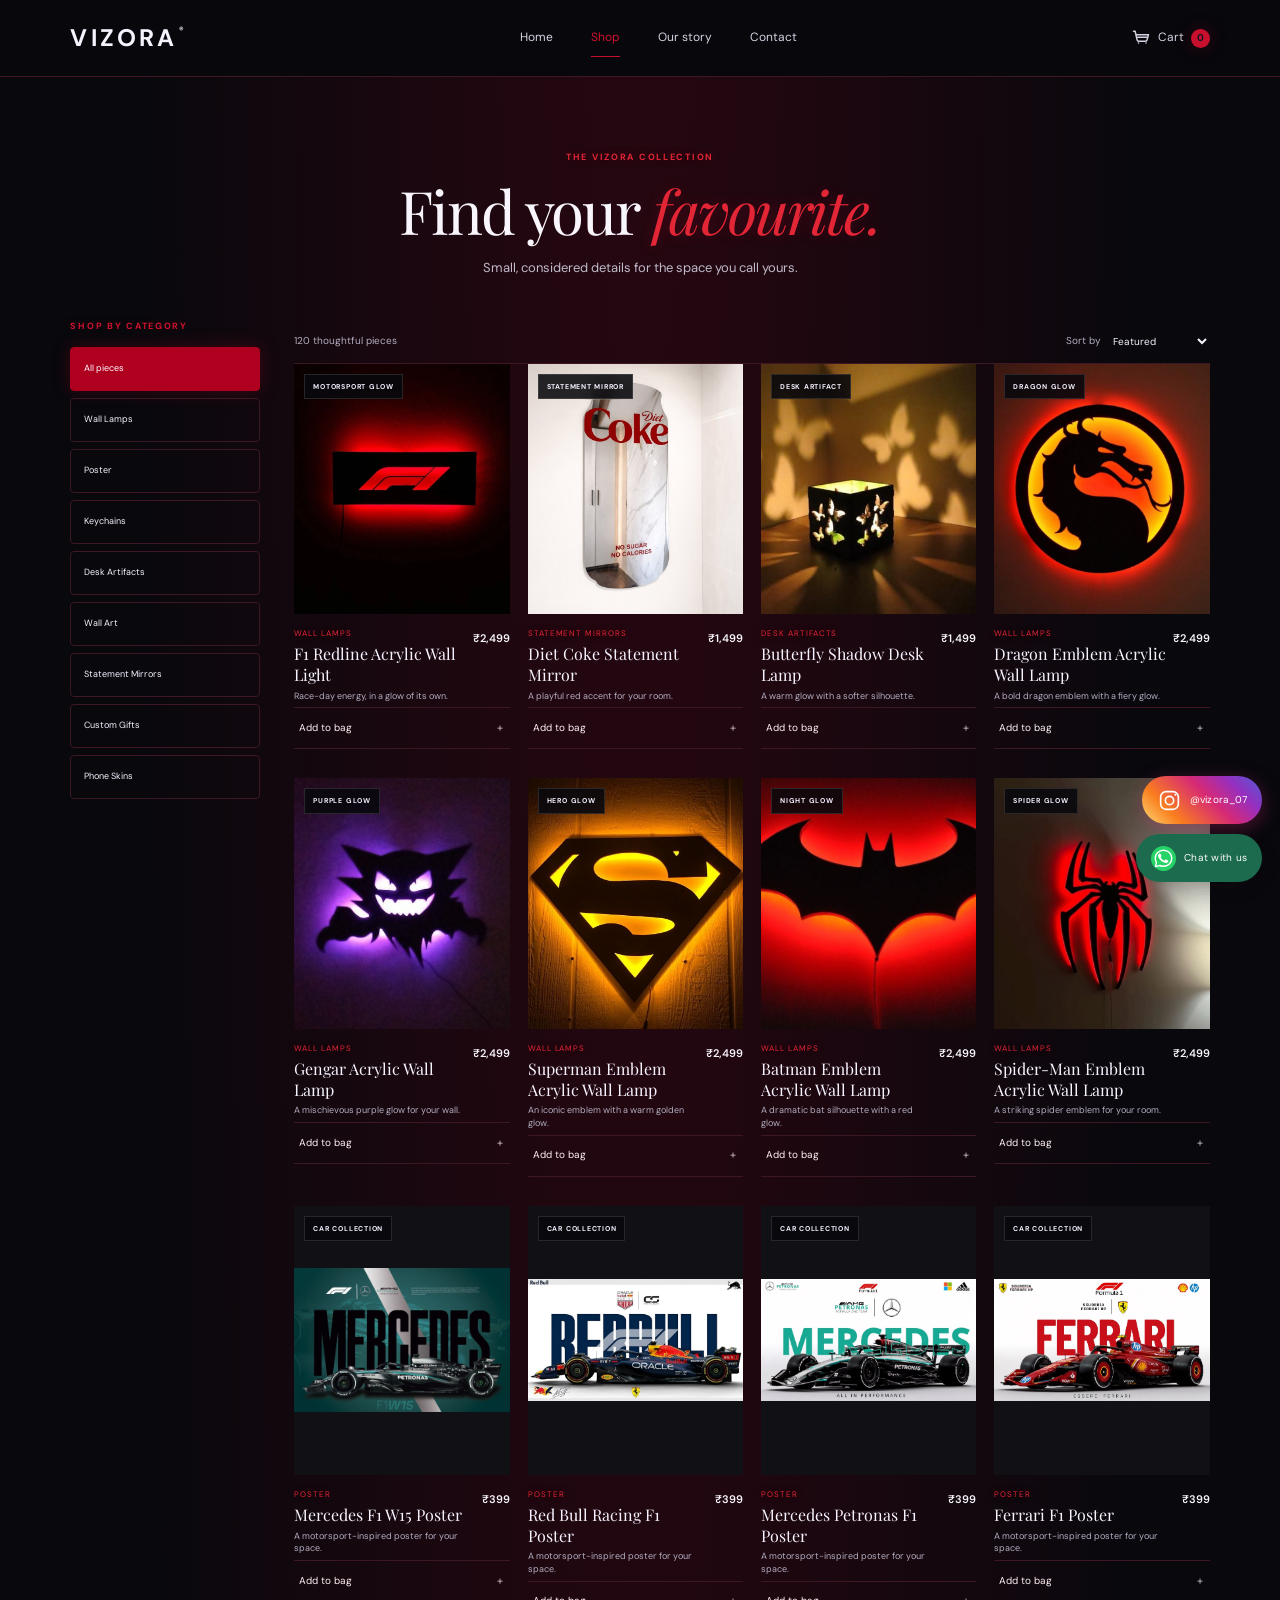
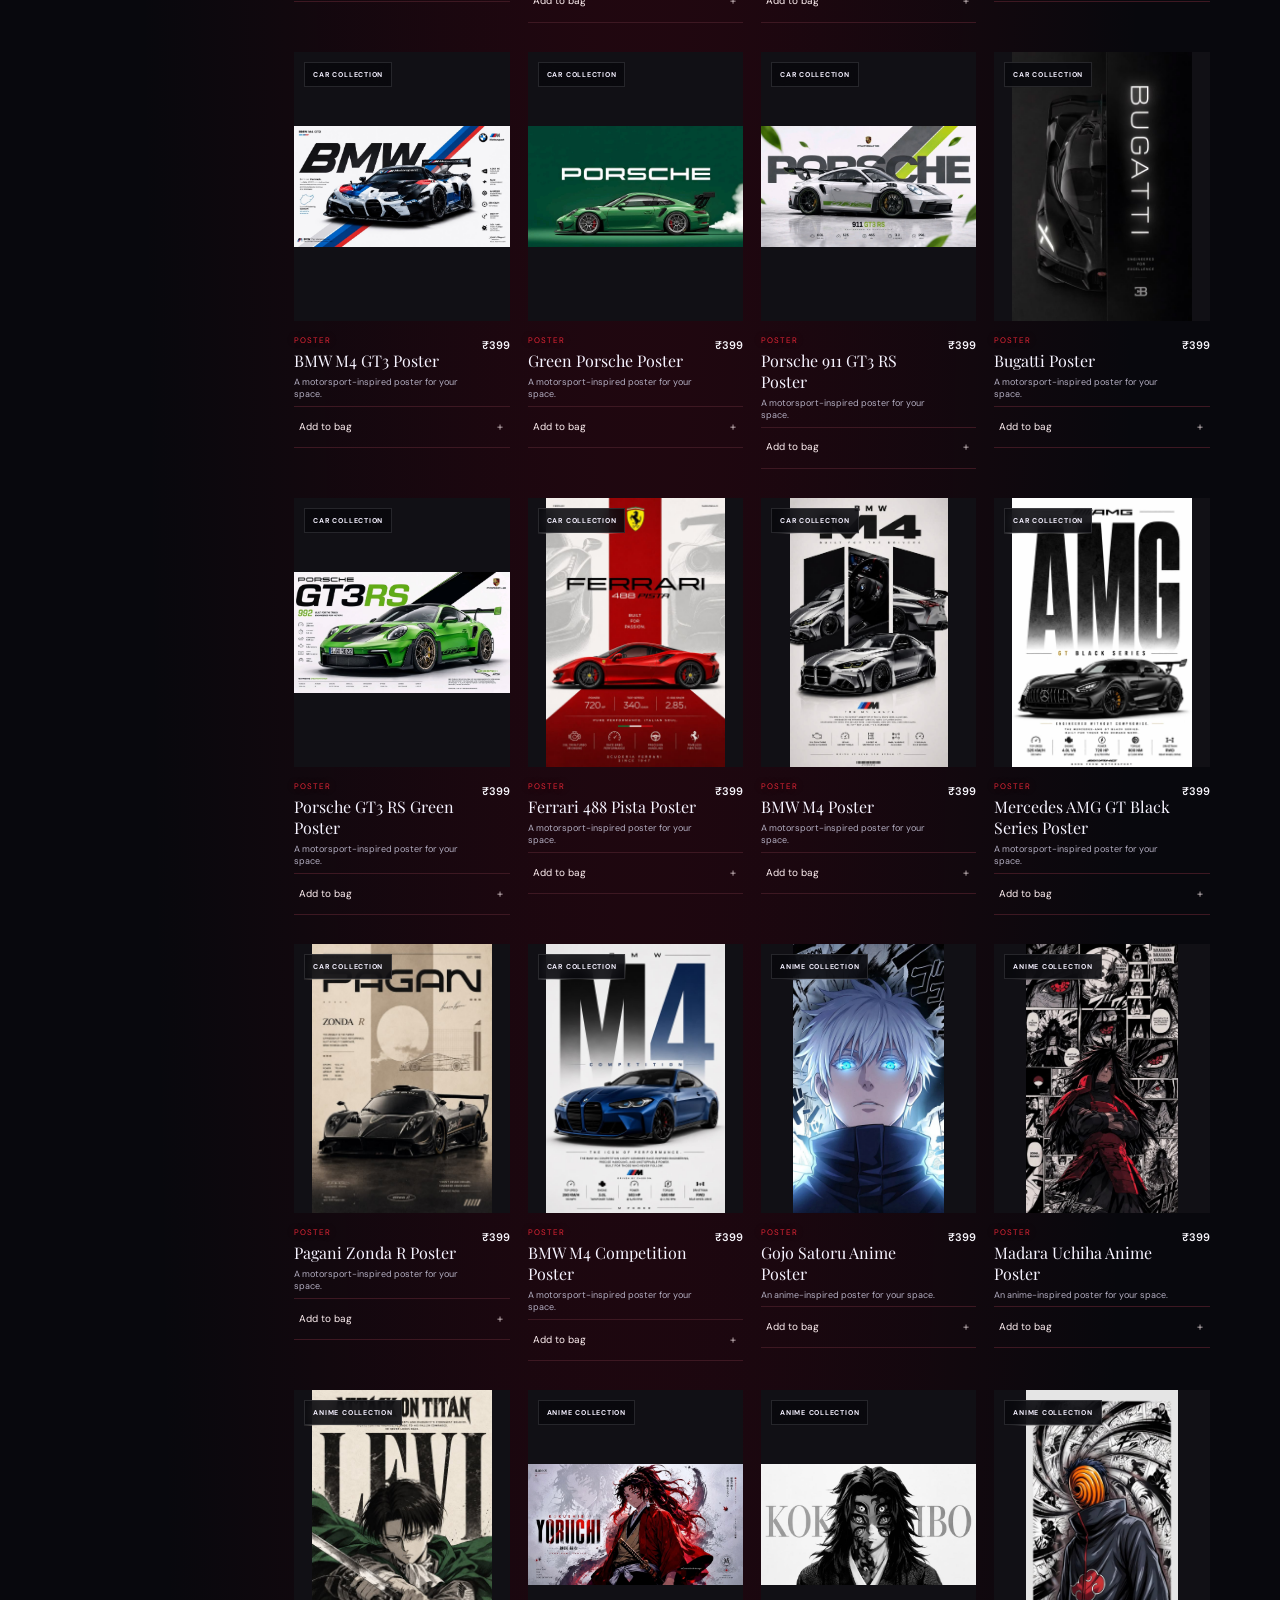
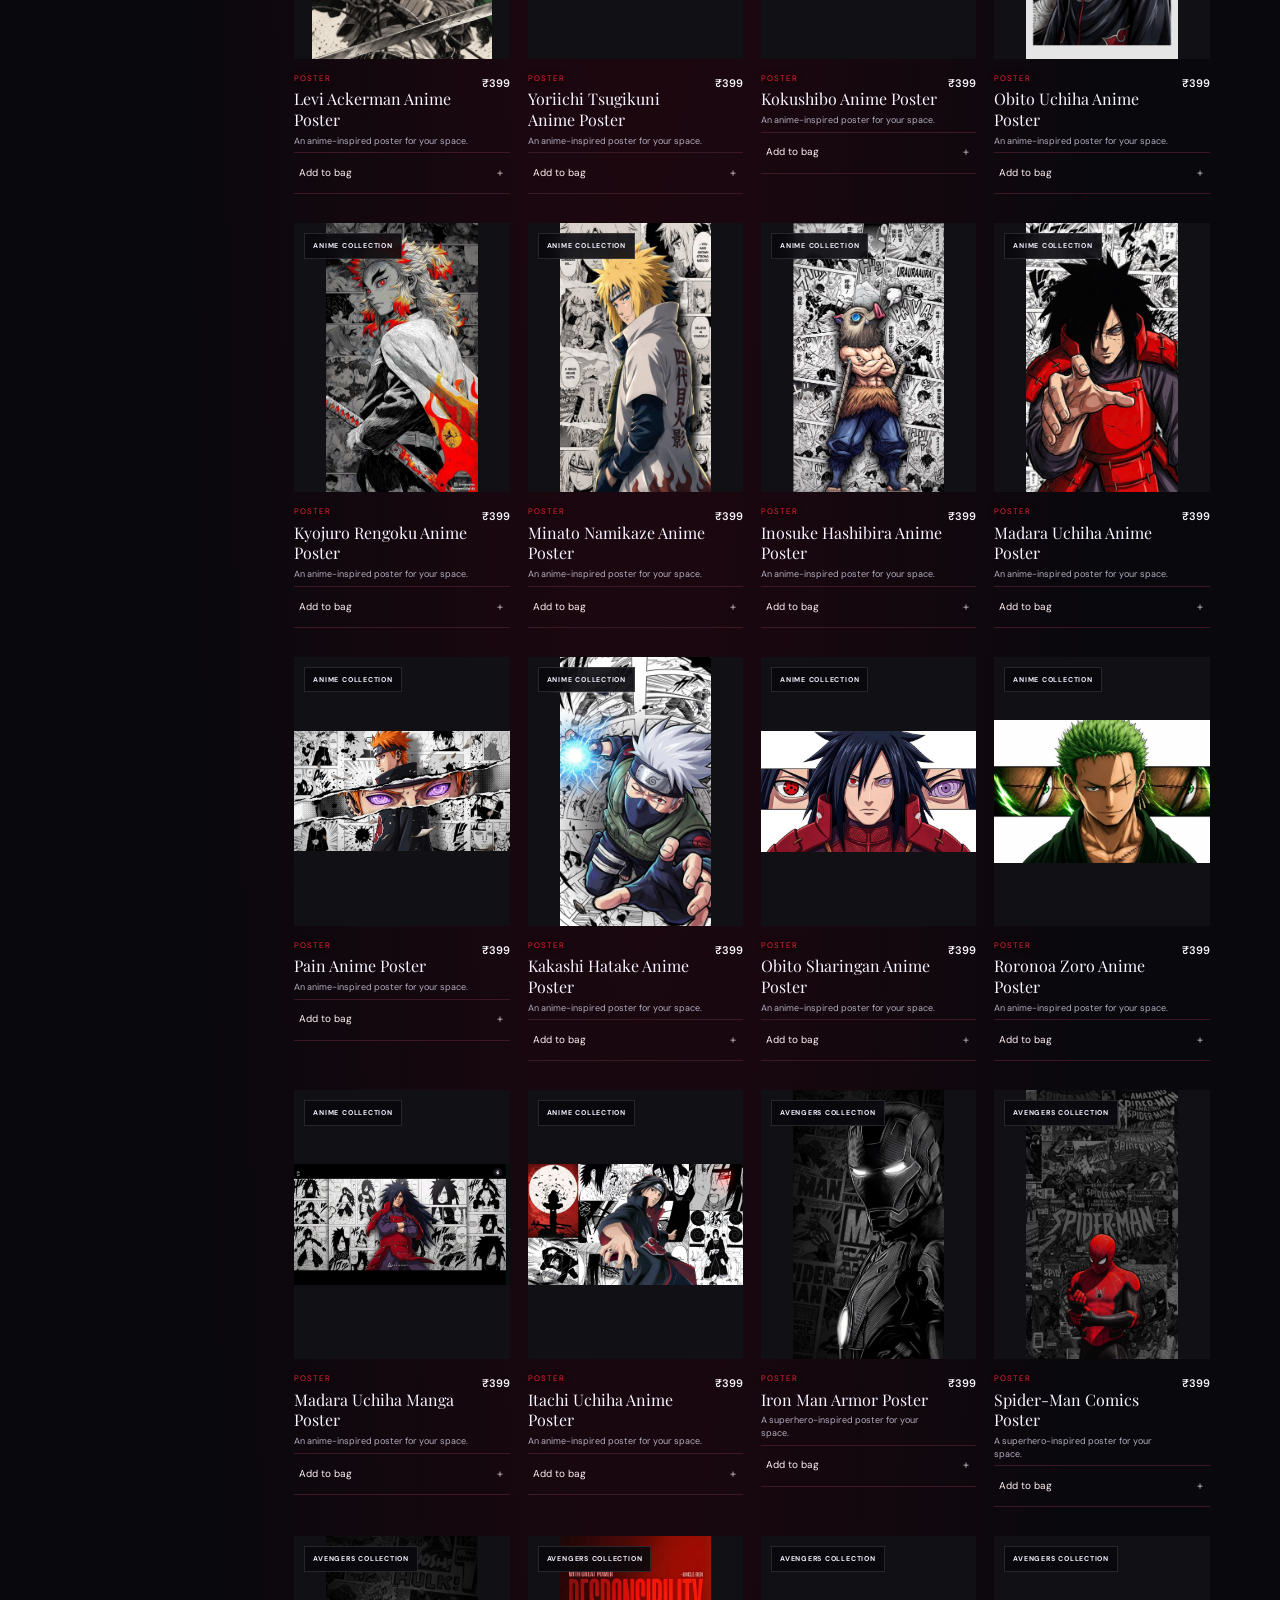
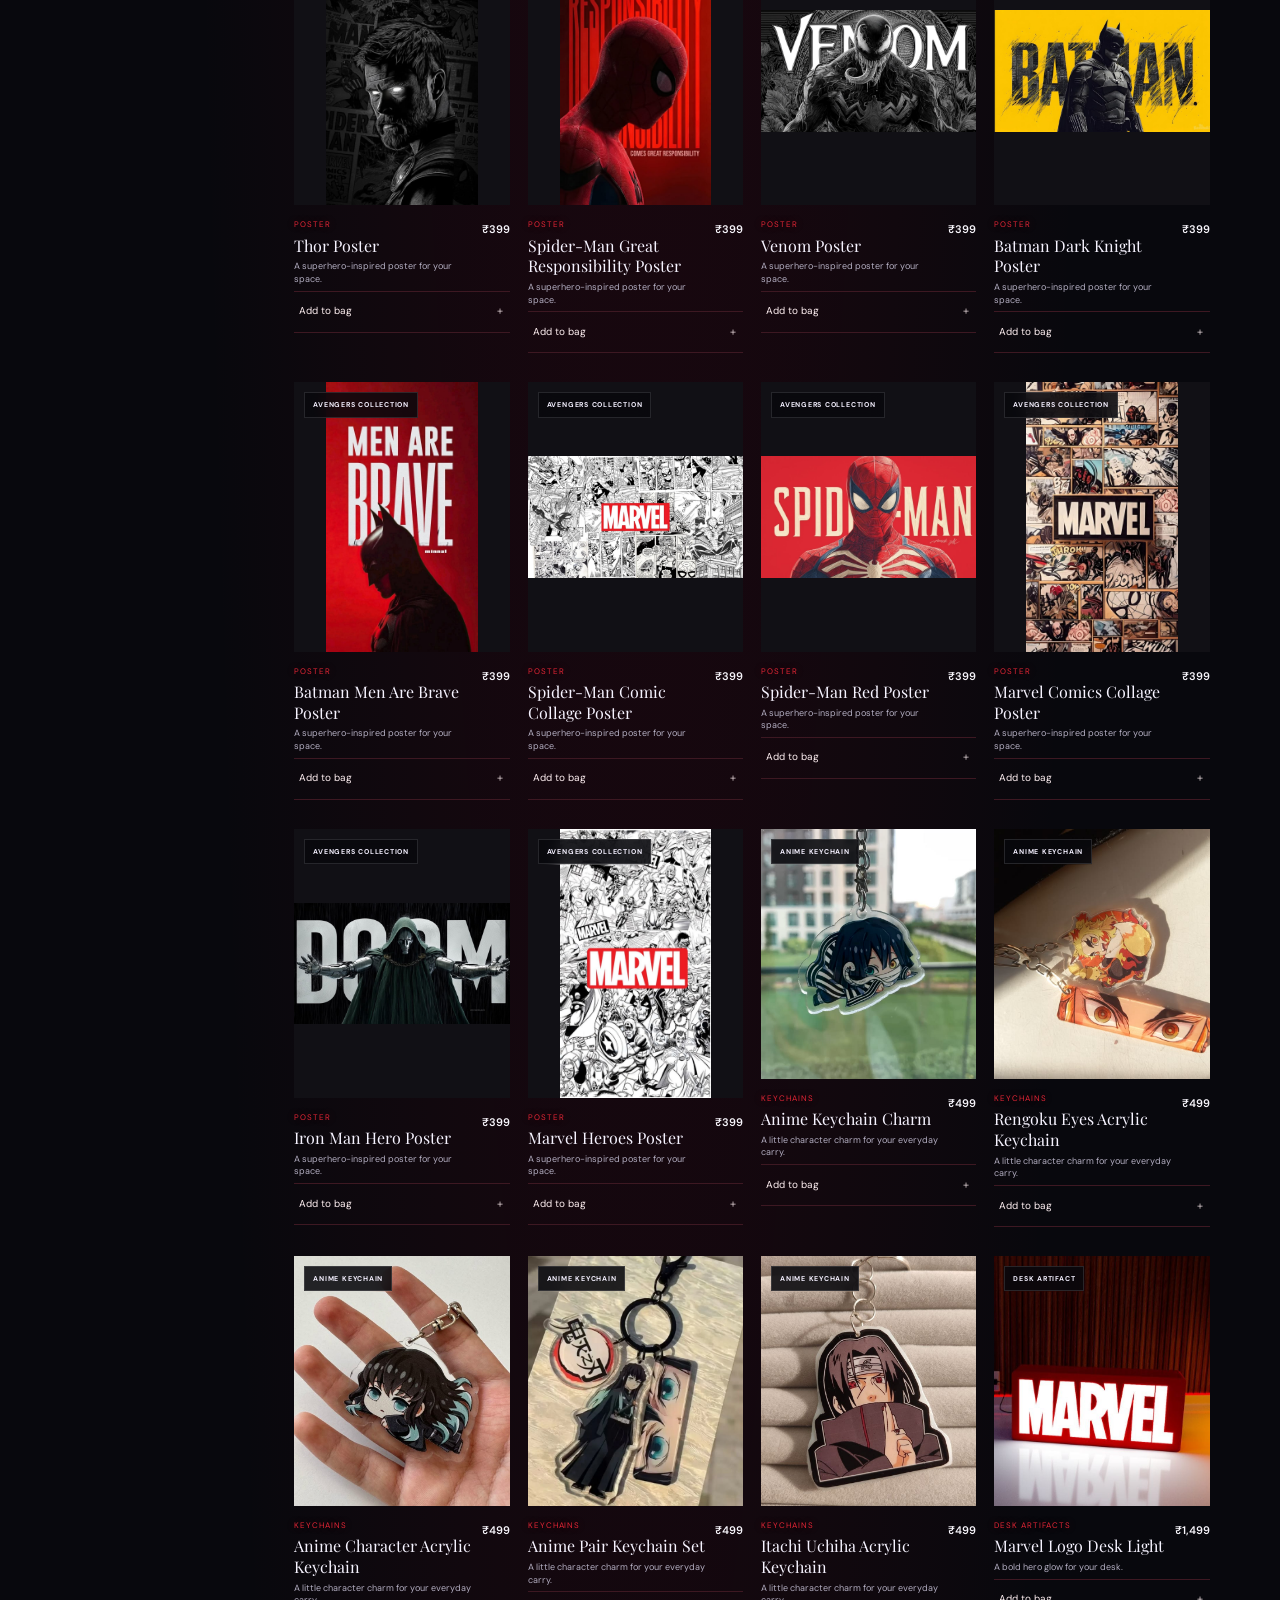
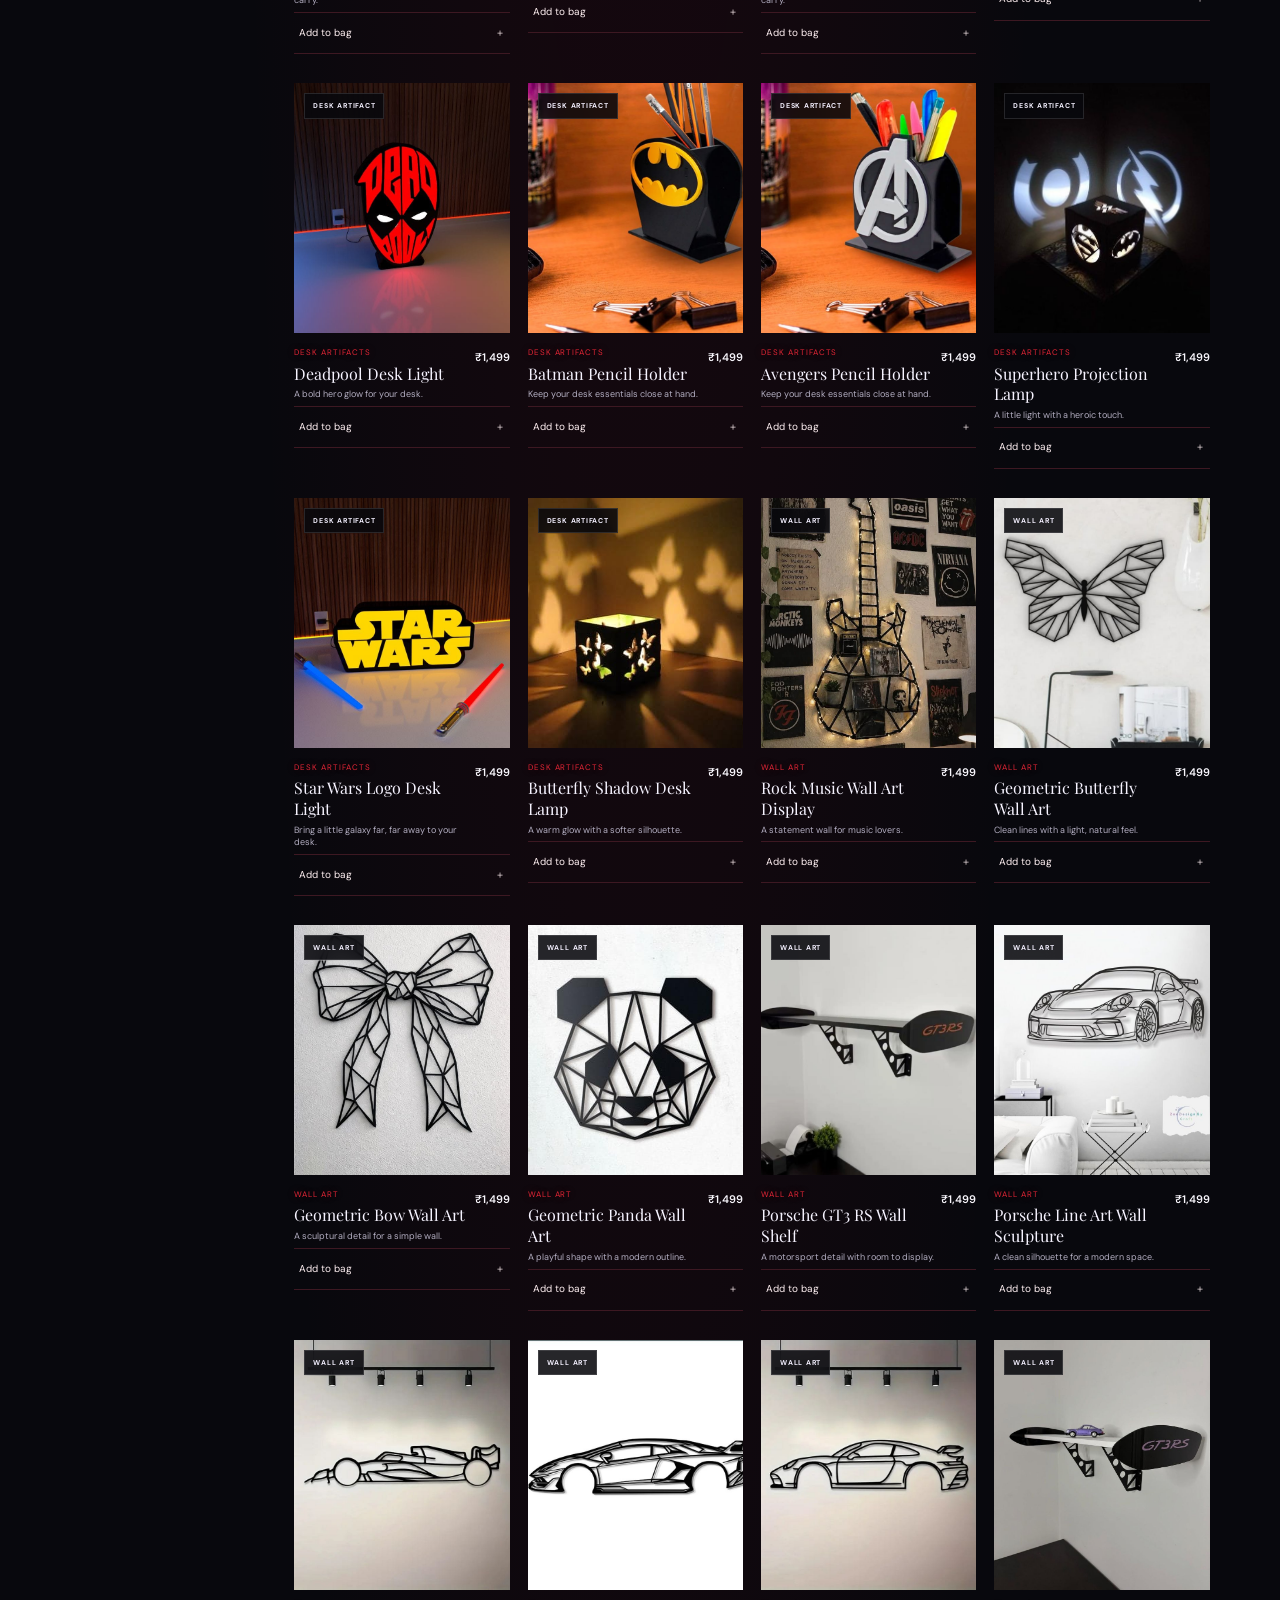
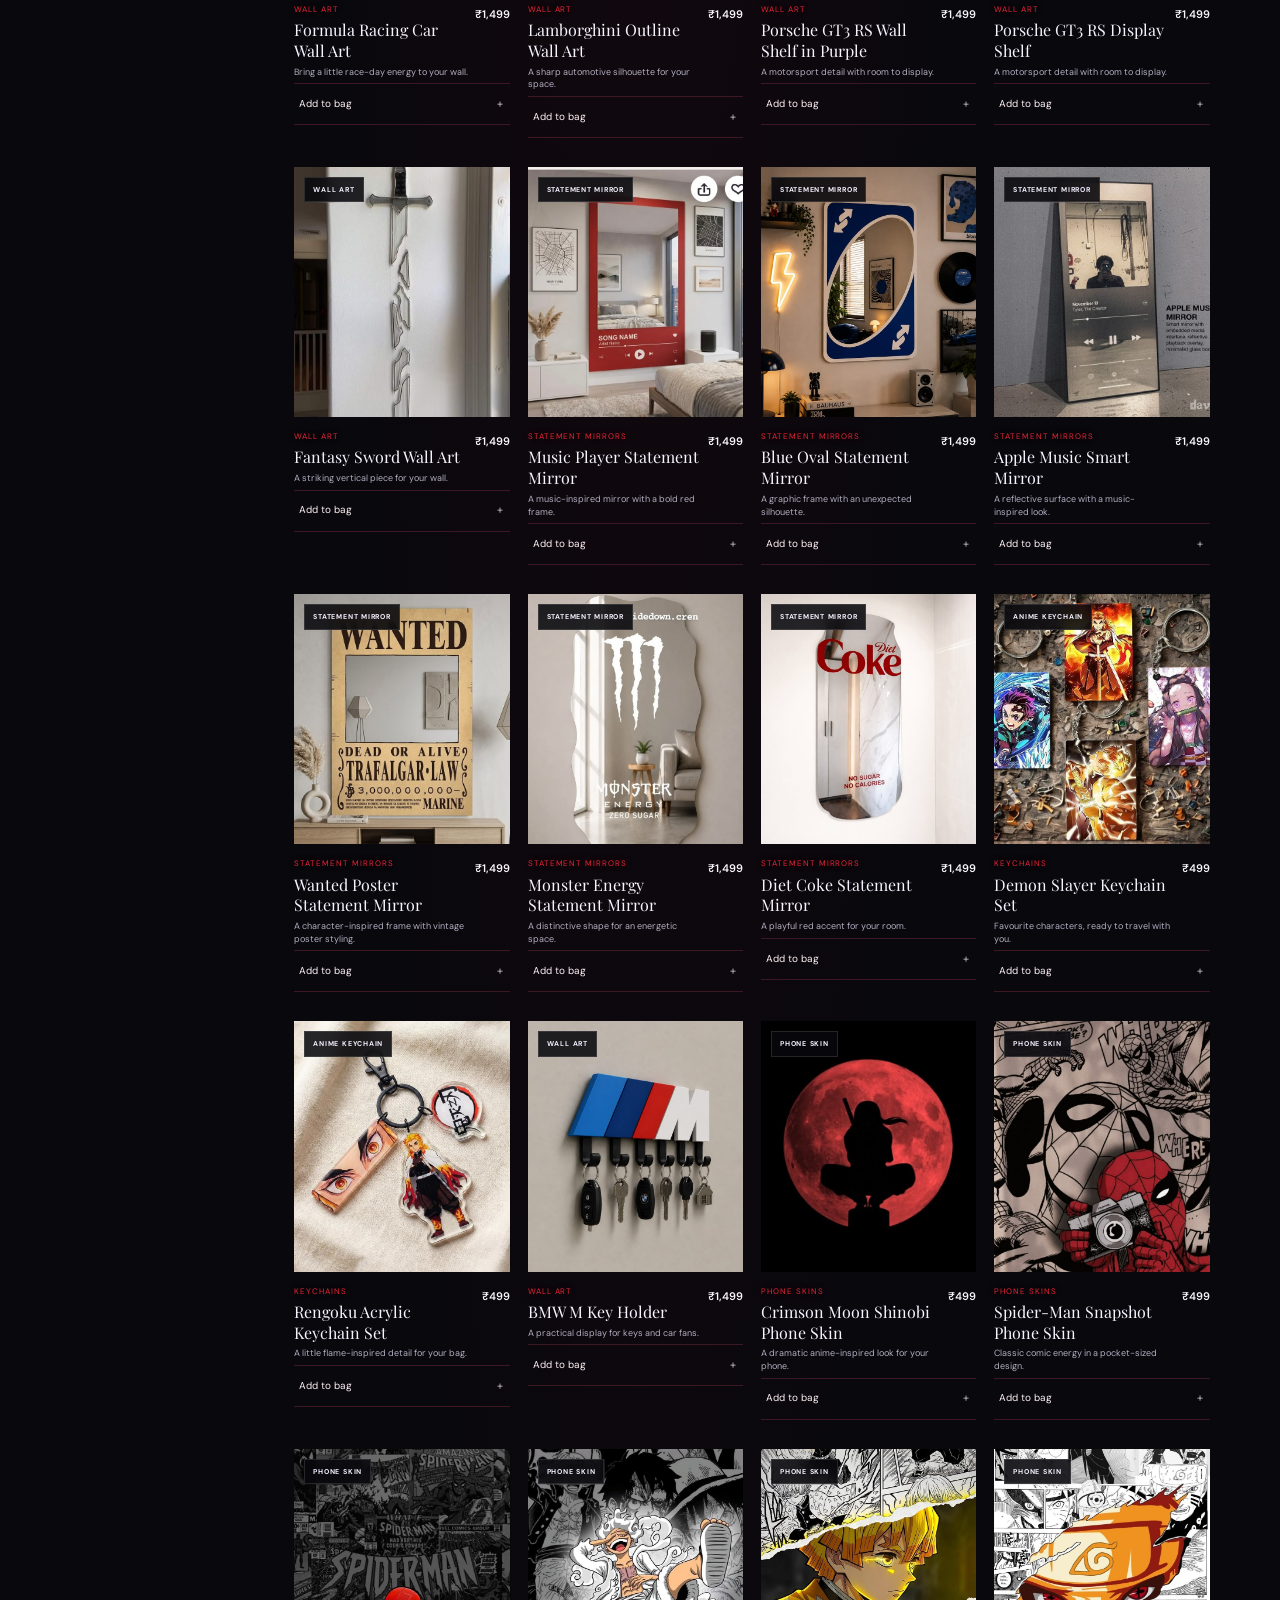
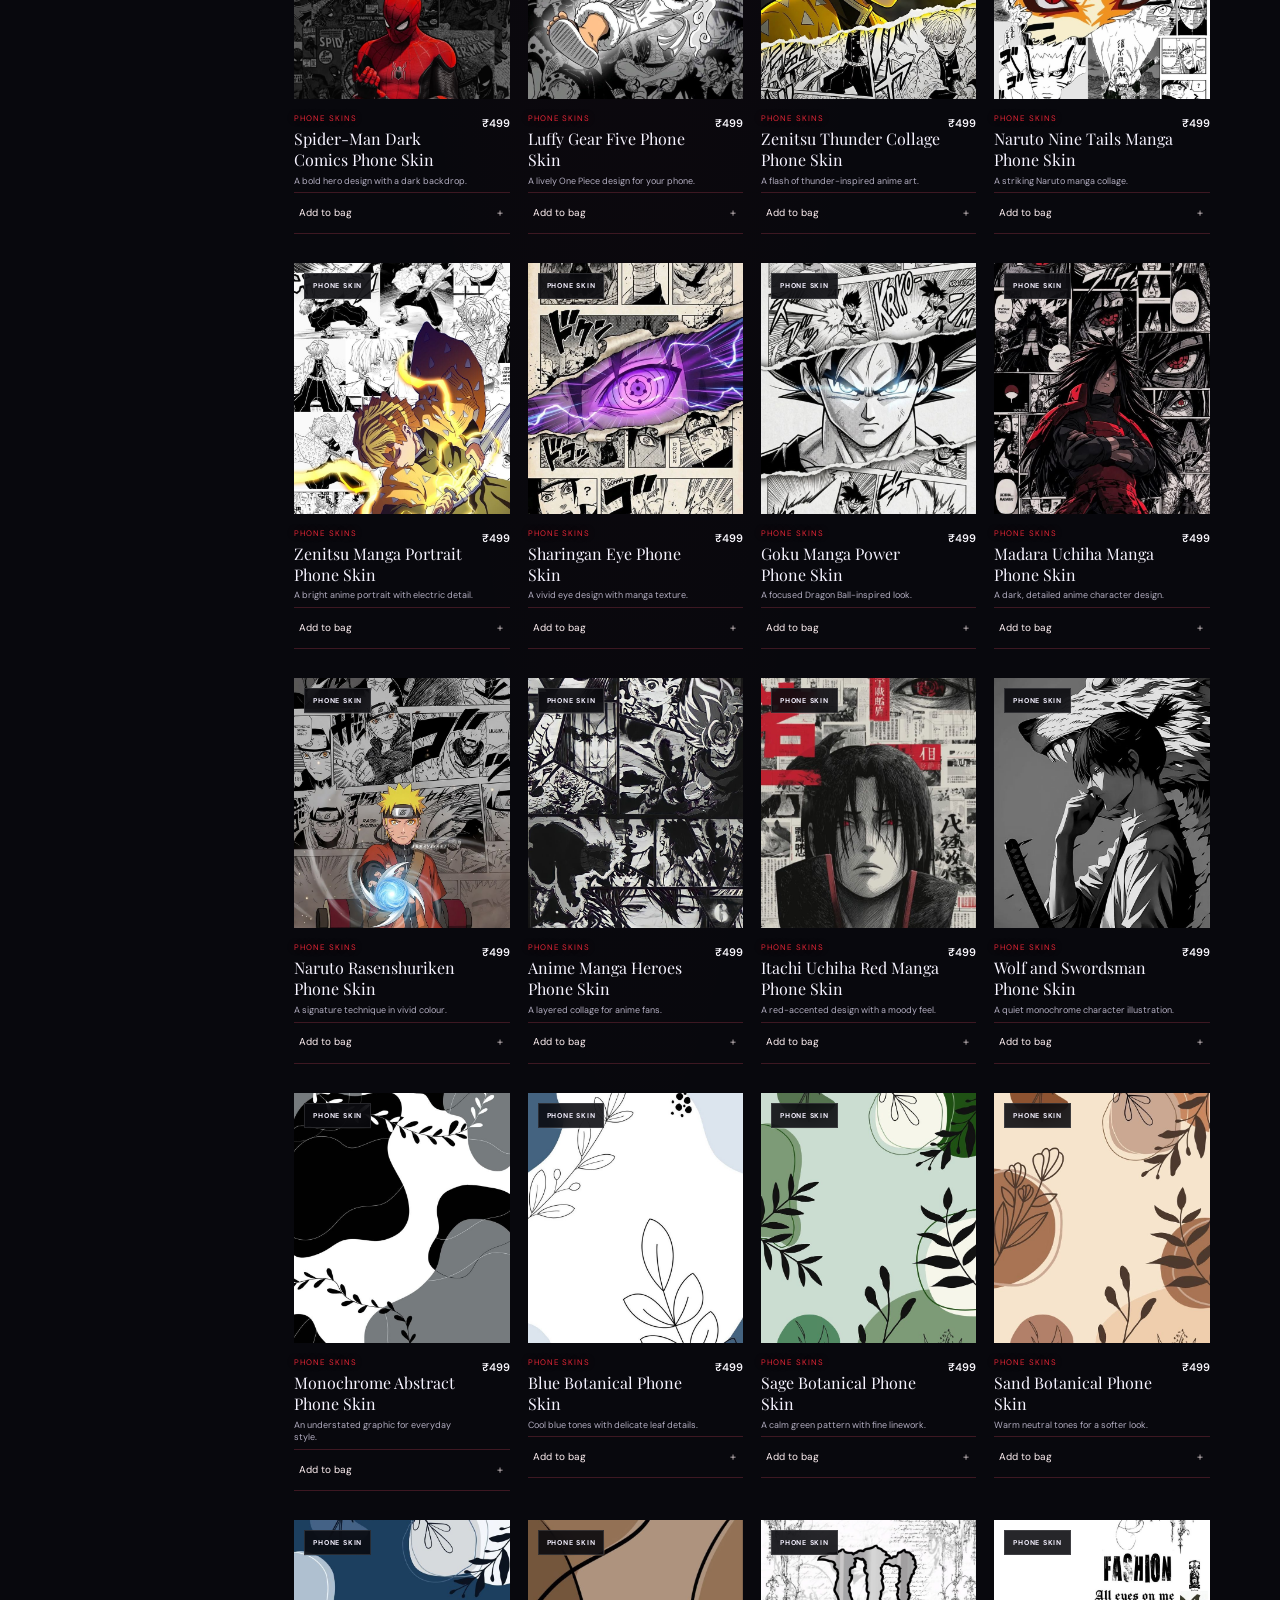
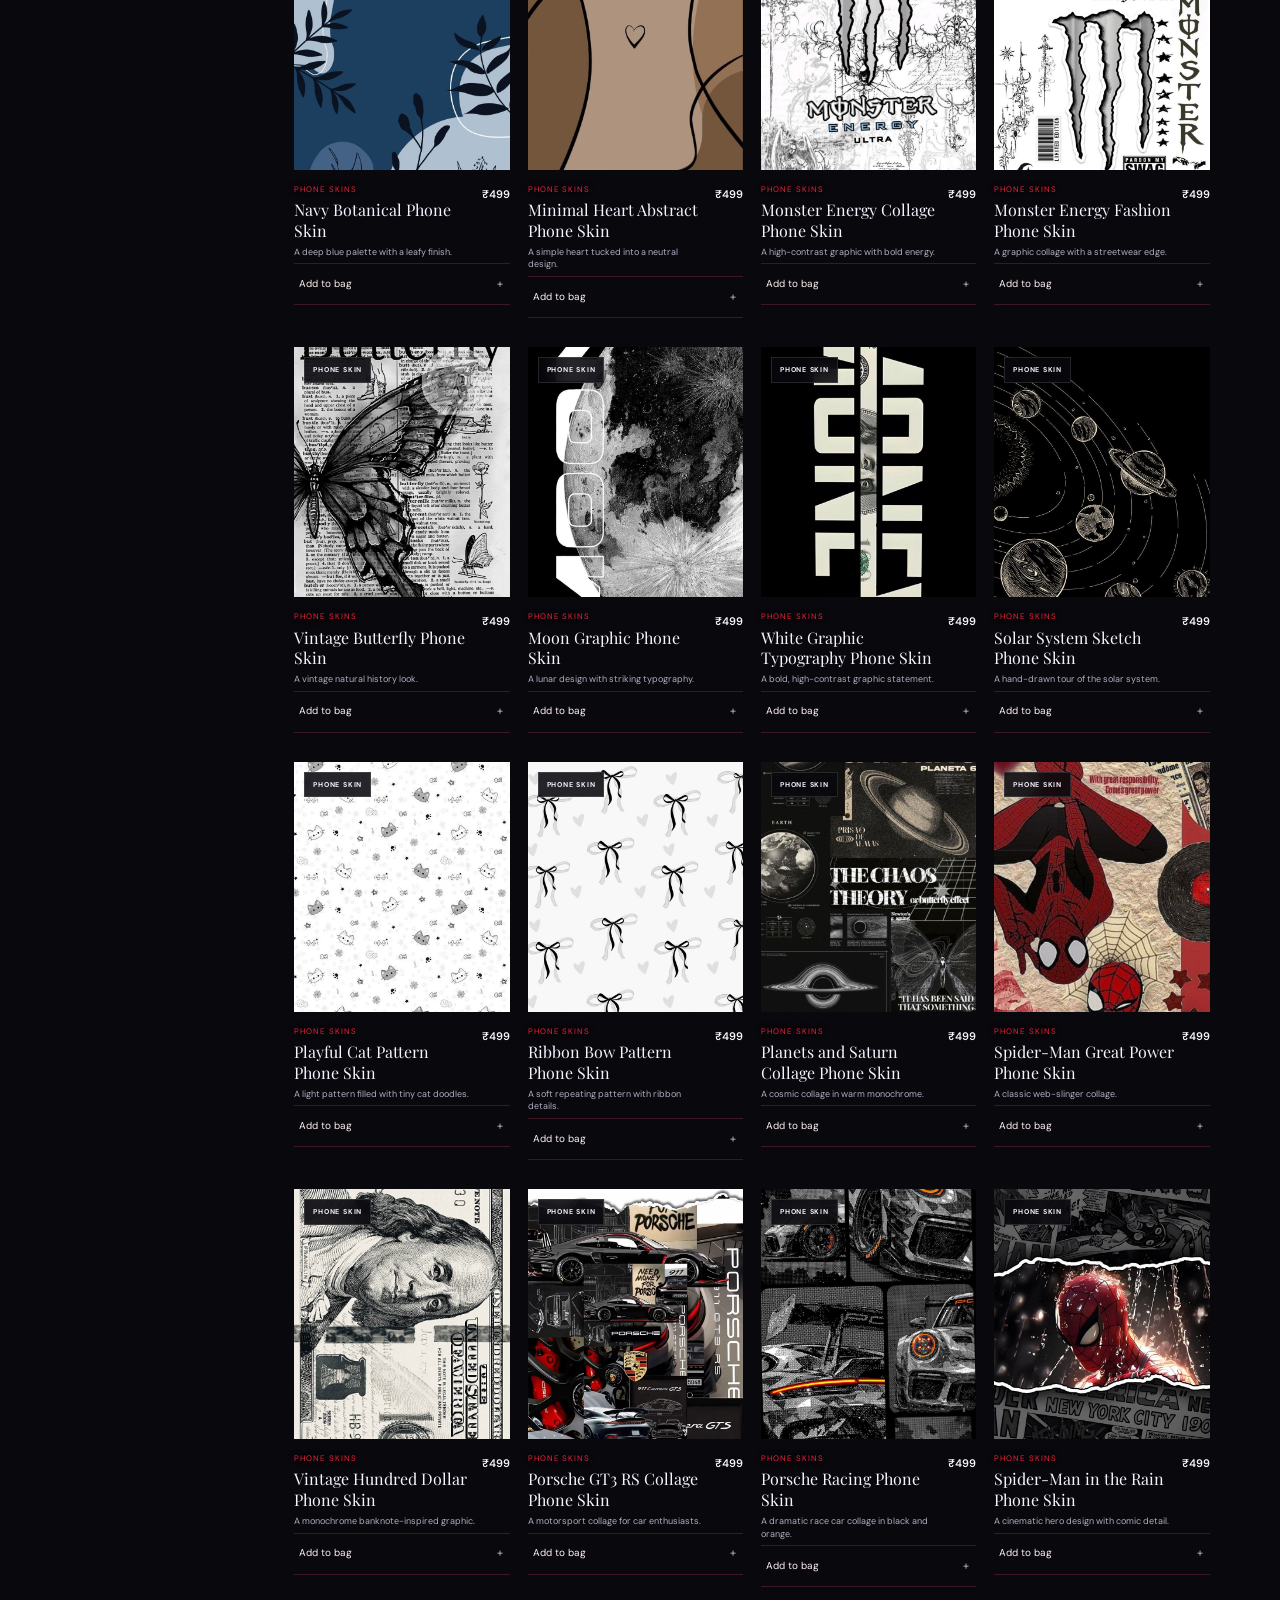
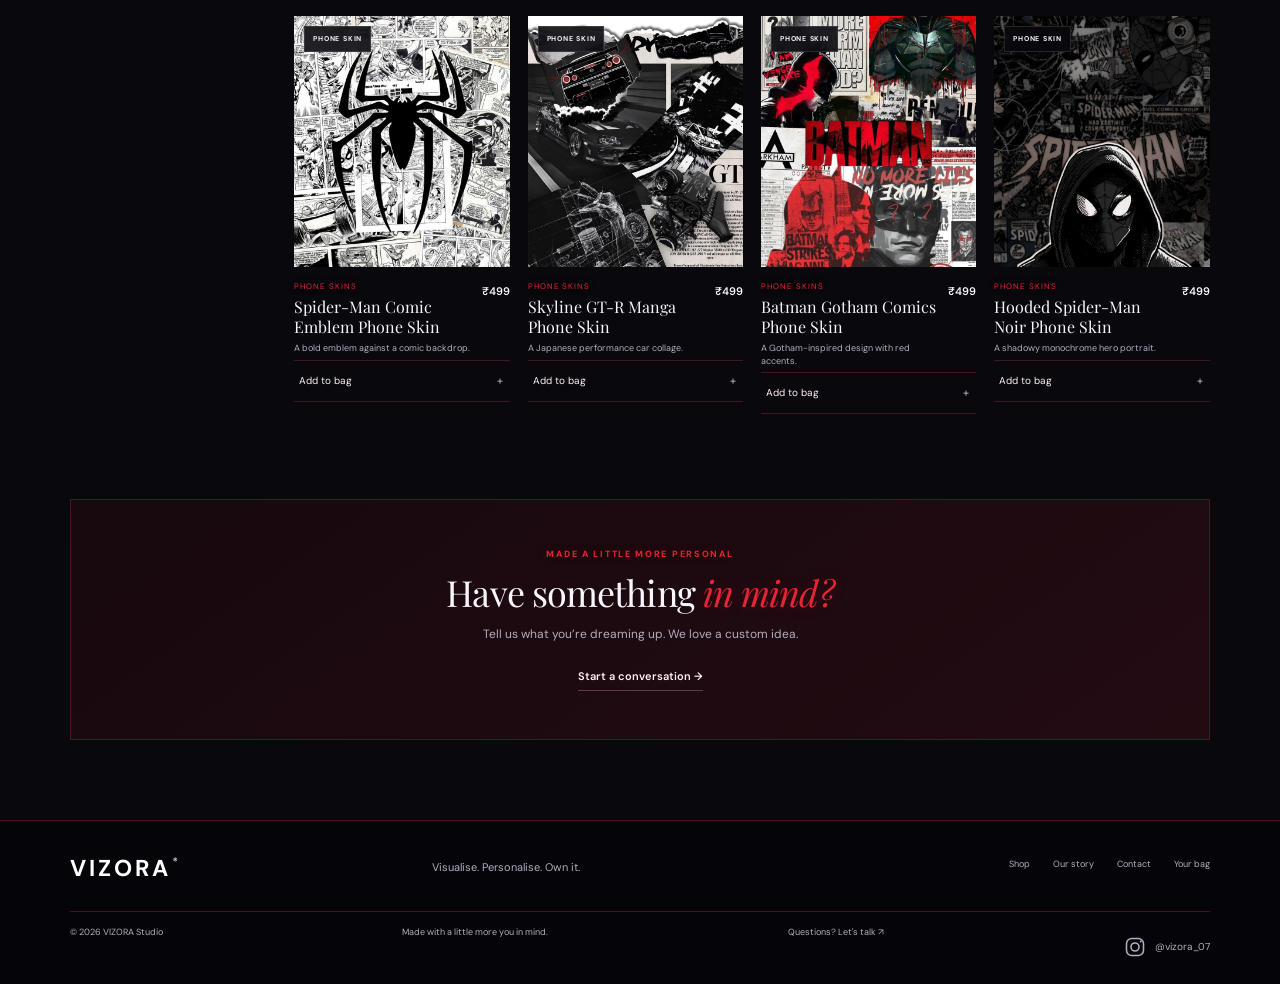
<file: shop.html>
<!doctype html>
<html lang="en">
<head>
  <meta charset="utf-8"><meta name="viewport" content="width=device-width, initial-scale=1"><meta name="theme-color" content="#08080D">
  <title>Shop personalised acrylic decor — VIZORA</title><meta name="description" content="Browse VIZORA's personalised acrylic decor, custom name signs, ambient lights, and thoughtful pieces for your space.">
  <meta property="og:type" content="website"><meta property="og:title" content="Shop personalised acrylic decor — VIZORA"><meta property="og:description" content="Find your next favourite piece of personalised room decor."><meta property="og:url" content="https://YOURDOMAIN.com/shop.html"><meta property="og:image" content="https://YOURDOMAIN.com/images/og-vizora.svg">
  <link rel="preconnect" href="https://fonts.googleapis.com"><link rel="preconnect" href="https://fonts.gstatic.com" crossorigin><link href="https://fonts.googleapis.com/css2?family=DM+Sans:wght@400;500;600;700&family=Playfair+Display:wght@400;500;600&display=swap" rel="stylesheet"><link rel="stylesheet" href="css/style.css"><script src="js/products.js" defer></script><script src="js/main.js" defer></script>
</head>
<body>
  
  <header class="site-header"><a class="wordmark" href="index.html" aria-label="VIZORA home">VIZORA<span>®</span></a><button class="menu-toggle" type="button" aria-expanded="false" aria-controls="primary-nav" aria-label="Open menu"><span></span><span></span></button><nav class="primary-nav" id="primary-nav" aria-label="Main navigation"><a href="index.html">Home</a><a class="active" href="shop.html">Shop</a><a href="about.html">Our story</a><a href="contact.html">Contact</a><a class="mobile-social-link mobile-whatsapp-link" href="https://wa.me/919356161337" target="_blank" rel="noopener noreferrer" aria-label="Chat with VIZORA on WhatsApp"><img class="whatsapp-icon" src="images/whatsapp.svg" alt=""><span>Chat on WhatsApp</span></a></nav><a class="cart-link" href="cart.html" aria-label="Shopping cart"><svg class="bag-icon trolley-icon" viewBox="0 0 24 24" aria-hidden="true"><path d="M3 4h2l2.3 10.2a2 2 0 0 0 2 1.6h8a2 2 0 0 0 1.9-1.4L21 8H6"/><path d="M9 18h.01M18 18h.01"/><path d="M8 11h11"/></svg><span>Cart</span><span class="cart-count" data-cart-count>0</span></a></header>
  <main><section class="page-hero section-shell"><p class="eyebrow">THE VIZORA COLLECTION</p><h1>Find your <em>favourite.</em></h1><p>Small, considered details for the space you call yours.</p></section>
    <section class="section-shell shop-section"><div class="shop-layout"><aside class="category-sidebar"><p class="eyebrow">SHOP BY CATEGORY</p><div class="filter-row category-filter-list" id="product-filters" role="group" aria-label="Filter products"><button class="filter-chip active" data-filter="all" type="button">All pieces</button></div></aside><div class="shop-results"><div class="shop-toolbar"><span id="product-count">Our collection</span><label class="sort-label" for="sort-products">Sort by <select id="sort-products"><option value="featured">Featured</option><option value="low">Price: low to high</option><option value="high">Price: high to low</option></select></label></div><div class="product-grid" id="shop-products" aria-live="polite"></div><p class="empty-state" id="empty-products" hidden>No products in this category yet. <a href="contact.html">Ask about a custom piece.</a></p></div></div></section>
    <section class="shop-note section-shell"><p class="eyebrow">MADE A LITTLE MORE PERSONAL</p><h2>Have something <em>in mind?</em></h2><p>Tell us what you’re dreaming up. We love a custom idea.</p><a class="text-link" href="contact.html">Start a conversation <span aria-hidden="true">→</span></a></section>
  </main><footer class="site-footer"><div class="footer-top"><a class="wordmark footer-wordmark" href="index.html">VIZORA<span>®</span></a><p>Visualise. Personalise. Own it.</p><nav aria-label="Footer navigation"><a href="shop.html">Shop</a><a href="about.html">Our story</a><a href="contact.html">Contact</a><a href="cart.html">Your bag</a></nav></div><div class="footer-bottom"><span>© <span data-year></span> VIZORA Studio</span><span>Made with a little more you in mind.</span><a href="contact.html">Questions? Let's talk ↗</a><a class="footer-instagram" href="https://instagram.com/vizora_07" target="_blank" rel="noopener noreferrer" aria-label="Vizora on Instagram"><svg class="instagram-icon" viewBox="0 0 24 24" aria-hidden="true"><rect x="3.5" y="3.5" width="17" height="17" rx="5.2"></rect><circle cx="12" cy="12" r="4"></circle><circle class="instagram-icon-dot" cx="17.7" cy="6.4" r="1"></circle></svg><span>@vizora_07</span></a></div></footer><a class="instagram-float" href="https://instagram.com/vizora_07" target="_blank" rel="noopener noreferrer" aria-label="Vizora on Instagram"><svg class="instagram-icon" viewBox="0 0 24 24" aria-hidden="true"><rect x="3.5" y="3.5" width="17" height="17" rx="5.2"></rect><circle cx="12" cy="12" r="4"></circle><circle class="instagram-icon-dot" cx="17.7" cy="6.4" r="1"></circle></svg><span>@vizora_07</span></a><a class="whatsapp-float" href="https://wa.me/919356161337" target="_blank" rel="noopener" aria-label="Chat with VIZORA on WhatsApp"><img class="whatsapp-icon" src="images/whatsapp.svg" alt=""><span>Chat with us</span></a>
</body></html>
</file>
<file: css/style.css>
/* VIZORA visual system: polished neutrals, blood-red accents. */
:root{--paper:#08080D;--white:#12111A;--ink:#F6F3FF;--muted:#B2ADC0;--line:#3D1822;--lilac:#241116;--plum:#D0132F;--rose:#C8102E;--gold:#C8102E;--electric:#B00020;--deep:#050509;--soft-violet:#E32636;--serif:"Playfair Display",Georgia,serif;--sans:"DM Sans",Arial,sans-serif;--content:1160px;--gutter:clamp(20px,5.5vw,76px)}
*{box-sizing:border-box}html{scroll-behavior:smooth}body{margin:0;background:var(--paper);color:var(--ink);font-family:var(--sans);font-size:15px;line-height:1.65;-webkit-font-smoothing:antialiased}body.nav-open{overflow:hidden}a{color:inherit;text-decoration:none}button,input,textarea,select{font:inherit}button,a{-webkit-tap-highlight-color:transparent}button{color:inherit}.section-shell{width:min(100% - var(--gutter)*2,var(--content));margin-inline:auto}.site-header{height:77px;padding:0 var(--gutter);display:flex;align-items:center;justify-content:space-between;border-bottom:1px solid var(--line);background:var(--paper);position:relative;z-index:20}.wordmark{font-weight:700;font-size:24px;letter-spacing:.13em;line-height:1}.wordmark span{font-size:9px;vertical-align:top;margin-left:2px}.primary-nav{display:flex;align-items:center;gap:38px}.primary-nav a{font-size:12px;color:#554F61;position:relative;transition:color .2s}.primary-nav a:hover,.primary-nav a.active{color:var(--ink)}.primary-nav a.active:after{content:"";height:1px;background:var(--gold);position:absolute;bottom:-9px;left:0;right:0}.cart-link{display:flex;align-items:center;gap:7px;font-size:12px}.bag-icon{font-size:20px}.cart-count{width:19px;height:19px;background:var(--lilac);border-radius:50%;display:grid;place-items:center;font-size:10px}.menu-toggle{display:none}.hero{min-height:590px;display:grid;grid-template-columns:1fr .92fr;align-items:center;gap:5%;padding-block:46px 60px}.hero-copy{padding:10px 0 0 2%}.eyebrow{font-size:9px;letter-spacing:.19em;color:#766F84;font-weight:700;line-height:1.5;margin:0 0 19px}.eyebrow-line{display:inline-block;width:28px;height:1px;background:var(--gold);vertical-align:middle;margin-right:8px}.hero h1,.page-hero h1,.story-hero h1,.detail-copy h1,.product-detail>h1{font:400 clamp(42px,5.2vw,69px)/1.12 var(--serif);letter-spacing:-.035em;margin:0 0 20px}.hero h1 em,.page-hero h1 em,.story-hero h1 em,.detail-copy h1 em,.product-detail h1 em,.section-heading h2 em,.why-intro h2 em,.newsletter h2 em,.quote-section blockquote em,.story-copy h2 em,.manifesto em,.story-cta h2 em,.shop-note h2 em,.contact-card h2 em,.detail-footnote h2 em{color:var(--plum);font-weight:400}.hero-lede{max-width:385px;font-size:14px;color:#615C6C;line-height:1.9;margin-bottom:26px}.hero-actions{display:flex;align-items:center;gap:24px;flex-wrap:wrap}.button{min-height:48px;padding:0 20px;display:inline-flex;align-items:center;justify-content:center;gap:17px;font-size:11px;font-weight:600;letter-spacing:.04em;border:1px solid transparent;transition:transform .2s,background .2s,color .2s,border-color .2s;cursor:pointer}.button:hover{transform:translateY(-2px)}.button-dark{background:var(--ink);color:var(--white)}.button-dark:hover{background:var(--plum)}.button-outline{border-color:rgba(255,255,255,.55);color:white}.button-outline:hover{background:white;color:var(--ink)}.text-link{font-size:11px;font-weight:600;border-bottom:1px solid #B9B3C2;padding:5px 0;transition:color .2s,border-color .2s}.text-link:hover{color:var(--plum);border-color:var(--plum)}.hero-proof{display:flex;align-items:center;gap:12px;margin-top:45px}.avatar-stack{display:flex;padding-left:3px}.avatar-stack span{width:25px;height:25px;border:2px solid var(--paper);border-radius:50%;margin-left:-4px;display:grid;place-items:center;font:10px var(--serif);color:var(--plum);background:#E32636}.avatar-stack span:nth-child(2){background:#C8102E}.avatar-stack span:nth-child(3){background:#C8102E}.hero-proof p{font-size:10px;color:#77716b;margin:0}.hero-proof p span{color:var(--gold);margin-left:5px}.hero-art{height:458px;position:relative;overflow:hidden;background:var(--lilac)}.hero-art>img{width:100%;height:100%;object-fit:cover;display:block;mix-blend-mode:multiply}.art-orbit{position:absolute;width:270px;height:270px;border:1px solid rgba(255,255,255,.5);border-radius:50%;top:16%;left:calc(50% - 135px);z-index:1;pointer-events:none}.art-label{position:absolute;bottom:16px;left:20px;right:20px;display:flex;justify-content:space-between;font-size:8px;letter-spacing:.13em;color:#554F61}.art-stamp{position:absolute;right:14px;top:15px;border:1px solid rgba(200,16,46,.45);border-radius:50%;width:76px;height:76px;display:grid;place-content:center;text-align:center;font:italic 15px/.98 var(--serif);color:var(--plum);transform:rotate(10deg)}.ticker{overflow:hidden;background:#241116;color:#C8102E;white-space:nowrap;padding:12px 0;font-size:9px;letter-spacing:.21em}.ticker div{width:max-content;animation:marquee 12s linear infinite}.ticker span{color:#D0132F;margin-inline:20px}@keyframes marquee{to{transform:translateX(-50%)}}.section-pad{padding-block:88px 94px}.section-heading{display:flex;justify-content:space-between;align-items:end;margin-bottom:30px}.section-heading h2,.why-intro h2,.newsletter h2,.shop-note h2,.story-copy h2,.story-cta h2,.detail-footnote h2{font:400 clamp(33px,4vw,48px)/1.17 var(--serif);letter-spacing:-.025em;margin:0}.section-heading .eyebrow{margin-bottom:12px}.section-heading>.text-link{margin-bottom:8px}.product-grid{display:grid;grid-template-columns:repeat(4,minmax(0,1fr));gap:29px 18px}.product-card{min-width:0}.product-image-wrap{position:relative;display:block;overflow:hidden;background:#FFF0F2;aspect-ratio:4/4.65}.product-image-wrap img{width:100%;height:100%;object-fit:cover;display:block;transition:transform .55s cubic-bezier(.2,.65,.3,1)}.product-card:hover .product-image-wrap img{transform:scale(1.04)}.product-badge{position:absolute;z-index:1;left:10px;top:10px;background:rgba(255,254,250,.92);padding:6px 8px;font-size:7px;font-weight:700;letter-spacing:.11em}.quick-view{position:absolute;right:10px;bottom:10px;background:var(--white);font-size:9px;padding:8px 10px;opacity:0;transform:translateY(5px);transition:all .2s}.product-card:hover .quick-view,.product-card:focus-within .quick-view{opacity:1;transform:none}.product-card-info{display:flex;justify-content:space-between;gap:6px;align-items:start;padding:13px 0 5px}.product-category{margin:0 0 4px;font-size:8px;letter-spacing:.12em;text-transform:uppercase;color:#877F91}.product-card h3{margin:0;font:400 16px/1.3 var(--serif)}.product-short{margin:4px 0 0;font-size:9px;color:#807A87;line-height:1.4}.product-price{margin:2px 0 0;font-size:11px;font-weight:600;white-space:nowrap}.product-price del,.detail-price del{font-size:9px;color:#958E9F;font-weight:400;margin-left:5px}.add-button{min-height:42px;border:0;border-top:1px solid var(--line);border-bottom:1px solid var(--line);width:100%;background:transparent;text-align:left;display:flex;justify-content:space-between;align-items:center;padding:0 5px;font-size:10px;cursor:pointer;transition:color .2s,border-color .2s}.add-button:hover,.add-button.is-added{color:var(--plum);border-color:var(--plum)}.why-section{background:#2A1017;color:#fff;padding:81px 0}.why-grid{display:grid;grid-template-columns:.85fr 1fr;gap:12%}.why-intro .eyebrow{color:#D0132F}.why-intro h2{font-size:40px}.why-intro h2 em{color:#C8102E}.why-intro>p:not(.eyebrow){max-width:330px;color:#F2E6E8;font-size:12px;line-height:1.9;margin:18px 0 24px}.value-list article{display:grid;grid-template-columns:34px 1fr 28px;gap:13px;border-bottom:1px solid rgba(255,255,255,.22);padding:0 0 20px;margin-bottom:20px;align-items:start}.value-number{font-size:9px;color:#D0132F;letter-spacing:.1em}.value-list h3{font:400 18px var(--serif);margin:0 0 7px}.value-list p{font-size:10px;color:#F2E6E8;max-width:330px;margin:0;line-height:1.8}.value-icon{font-size:21px;color:#C8102E;text-align:right}.quote-section{text-align:center;padding-block:82px 92px}.quote-section .eyebrow{margin-bottom:21px}.quote-section blockquote{font:400 clamp(25px,4vw,40px)/1.4 var(--serif);max-width:750px;margin:0 auto 22px}.quote-section>p:last-child{font-size:8px;color:#817A8C;letter-spacing:.17em}.newsletter{display:flex;justify-content:space-between;align-items:center;gap:20px;padding-block:32px 42px;border-top:1px solid var(--line)}.newsletter .eyebrow{margin-bottom:9px}.newsletter h2{font-size:31px}.site-footer{background:#1A090E;color:#eee9e2;padding:36px var(--gutter) 15px}.footer-top{width:min(100%,var(--content));margin:auto;display:grid;grid-template-columns:1fr 1fr 1.2fr;align-items:start;gap:15px;padding-bottom:31px}.footer-wordmark{font-size:23px;color:white}.footer-top>p{margin:1px 0;font-size:11px;color:#C9B4B8}.footer-top nav{display:flex;justify-content:flex-end;flex-wrap:wrap;gap:15px 23px}.footer-top nav a,.footer-bottom{font-size:9px;color:#C9B4B8}.footer-top nav a:hover,.footer-bottom a:hover{color:#fff}.footer-bottom{width:min(100%,var(--content));border-top:1px solid #4D202B;margin:auto;padding-top:13px;display:flex;justify-content:space-between;gap:12px}.whatsapp-float{position:fixed;z-index:25;right:18px;bottom:18px;min-height:48px;padding:0 15px;border-radius:40px;background:#285b47;color:white;display:flex;align-items:center;gap:8px;box-shadow:0 5px 18px #1A090E30;font-size:21px;transition:transform .2s}.whatsapp-float span{font-size:10px;letter-spacing:.025em}.whatsapp-float:hover{transform:translateY(-3px)}
.page-hero{text-align:center;padding-block:74px 42px}.page-hero .eyebrow{margin-bottom:12px}.page-hero h1{font-size:clamp(42px,5vw,60px);margin-bottom:13px}.page-hero>p:last-child{color:var(--muted);font-size:13px;margin:0}.shop-section{padding-bottom:85px}.shop-toolbar{display:flex;justify-content:space-between;align-items:center;border-bottom:1px solid var(--line);padding:13px 0;font-size:10px;color:#756f69}.sort-label{display:flex;align-items:center;gap:8px}.sort-label select{background:transparent;border:0;color:var(--ink);font-size:10px;outline:none}.filter-row{display:flex;gap:8px;overflow:auto;padding:15px 0 24px;scrollbar-width:none}.filter-row::-webkit-scrollbar{display:none}.filter-chip{min-height:34px;padding:0 14px;background:transparent;border:1px solid var(--line);border-radius:30px;font-size:9px;white-space:nowrap;cursor:pointer;transition:all .2s}.filter-chip:hover,.filter-chip.active{background:var(--ink);color:white;border-color:var(--ink)}.empty-state{padding:50px 0;text-align:center;color:var(--muted)}.empty-state a{text-decoration:underline}.shop-note{text-align:center;background:#241116;padding-block:48px;margin-bottom:80px}.shop-note .eyebrow{margin-bottom:9px}.shop-note h2{font-size:36px}.shop-note>p:not(.eyebrow){font-size:12px;color:#716a70}.shop-note .text-link{display:inline-block;margin-top:5px}
.product-detail{padding-block:28px 65px}.breadcrumbs{display:flex;gap:8px;font-size:9px;color:#8d867f;margin-bottom:24px}.breadcrumbs a:hover{color:var(--plum)}.detail-layout{display:grid;grid-template-columns:1.05fr .88fr;gap:8%;align-items:center}.detail-image{background:#241116;min-height:420px;aspect-ratio:1/1.08;overflow:hidden}.detail-image img{width:100%;height:100%;object-fit:cover;display:block}.detail-copy{padding:20px 0}.detail-copy .eyebrow{margin-bottom:11px}.detail-copy .product-category{margin-bottom:9px}.detail-copy h1{font-size:clamp(35px,4vw,53px);margin-bottom:12px}.detail-price{font-size:18px;font-weight:600;margin:0 0 22px}.detail-price del{font-size:13px}.detail-short{font:400 21px/1.4 var(--serif);color:var(--plum);margin:0 0 9px}.detail-description{font-size:12px;color:#746e68;line-height:1.9}.detail-copy>label{display:block;font-size:10px;font-weight:600;margin-top:24px}.detail-copy>label span{font-weight:400;color:#8f8983}.personalise-input,.checkout-form input,.checkout-form textarea{width:100%;min-height:45px;border:1px solid var(--line);background:#FFFDFB;padding:11px 12px;outline:none;font-size:11px;margin-top:7px;border-radius:0}.personalise-input:focus,.checkout-form input:focus,.checkout-form textarea:focus{border-color:var(--plum)}.custom-note,.form-note{font-size:9px;color:#827b74;line-height:1.7}.detail-copy .button{margin-top:9px}.button-full{width:100%}.delivery-points{border-top:1px solid var(--line);margin-top:22px;padding-top:12px}.delivery-points p{font-size:10px;color:#777069;margin:7px 0}.delivery-points p:first-letter{color:var(--gold)}.detail-footnote{text-align:center;background:#241116;margin-top:75px;padding:48px 16px}.detail-footnote .eyebrow{margin-bottom:9px}.detail-footnote h2{font-size:34px;margin-bottom:12px}.detail-footnote .text-link{display:inline-block}.detail-footnote+.site-footer{margin-top:0}
.cart-page{padding-bottom:80px}.cart-heading{text-align:left;padding-block:48px 26px}.cart-heading h1{margin:0}.cart-layout{display:grid;grid-template-columns:1fr 345px;gap:48px;align-items:start}.cart-item{display:grid;grid-template-columns:105px 1fr auto auto;gap:17px;align-items:center;padding:16px 0;border-bottom:1px solid var(--line)}.cart-item-image{width:105px;height:120px;display:block;background:#241116}.cart-item-image img{width:100%;height:100%;object-fit:cover}.cart-item-copy h2{font:400 18px/1.3 var(--serif);margin:0}.cart-item-price{font-size:11px;font-weight:600;margin:6px 0 1px}.cart-custom-note{font-size:10px;color:#776e7c;margin:5px 0}.remove-button{padding:4px 0;border:0;border-bottom:1px solid #b5aca3;background:transparent;font-size:9px;color:#78716a;cursor:pointer}.quantity-control{display:flex;align-items:center;border:1px solid var(--line);height:35px}.quantity-control button{border:0;background:transparent;width:34px;min-height:33px;cursor:pointer;font-size:15px}.quantity-control span{min-width:22px;text-align:center;font-size:11px}.cart-item-total{font-size:11px;white-space:nowrap}.checkout-panel{background:#F0EDFF;padding:22px}.checkout-panel[hidden]{display:none}.checkout-panel>.eyebrow{margin-bottom:5px}.checkout-panel h2{font:400 25px var(--serif);margin:0 0 18px}.total-line{display:flex;justify-content:space-between;border-top:1px solid #59202A;border-bottom:1px solid #59202A;padding:12px 0;font-size:11px}.total-line strong{font-size:14px}.shipping-note{font-size:9px;color:#77716e;margin:10px 0 17px}.checkout-form{display:flex;flex-direction:column}.checkout-form label{font-size:10px;font-weight:600;margin-top:11px}.checkout-form input,.checkout-form textarea{background:#FFFDFB;resize:vertical}.checkout-form .button{margin-top:15px}.checkout-form .form-note{margin:8px 0}.upi-panel{border-top:1px solid #59202A;margin-top:18px;padding-top:15px}.upi-panel h3{font:400 18px var(--serif);margin:0 0 4px}.upi-panel>p{font-size:10px;margin:0 0 11px}.qr-placeholder{width:112px;height:112px;background:repeating-linear-gradient(45deg,#eee 0,#eee 4px,#fff 4px,#fff 8px);border:1px dashed #aaa;display:grid;place-content:center;text-align:center;color:#746b76;font-size:10px;line-height:1.4;margin:10px auto}.cart-empty{text-align:center;background:#F0EDFF;padding:35px 18px}.cart-empty p{font:400 22px var(--serif);margin:0 0 18px}
.story-hero{display:grid;grid-template-columns:.85fr 1fr;gap:9%;align-items:center;padding-block:54px 62px}.story-hero h1{font-size:clamp(45px,5vw,64px)}.story-hero>div>p:last-child{color:#77716c;font-size:13px}.story-hero img{display:block;width:100%;max-height:380px;object-fit:cover;background:var(--lilac)}.story-copy{padding-block:63px 72px;border-top:1px solid var(--line)}.story-copy .eyebrow{text-align:center}.story-copy h2{text-align:center}.story-columns{display:grid;grid-template-columns:1fr 1fr;gap:8%;max-width:760px;margin:28px auto 0}.story-columns p{font-size:12px;color:#716b65;line-height:2}.manifesto{text-align:center;padding:45px 16px 50px;background:#241116}.manifesto .eyebrow{margin-bottom:11px}.manifesto>p:not(.eyebrow){font:400 clamp(29px,4vw,46px) var(--serif);margin:0 0 13px}.manifesto>span{font-size:8px;letter-spacing:.16em;color:#867c83}.story-cta{text-align:center;padding-block:65px 75px}.story-cta h2{margin-bottom:21px}.contact-page{padding-bottom:75px}.contact-page>.page-hero{padding-block:62px 38px}.contact-page .page-hero>p:last-child{max-width:470px;margin:auto}.contact-layout{display:grid;grid-template-columns:1fr 1fr;gap:8%;align-items:center;background:#241116;padding:26px 34px}.contact-card{padding:18px 0 18px 7%}.contact-card .eyebrow{margin-bottom:10px}.contact-card h2{font:400 36px var(--serif);margin:0 0 10px}.contact-card>p:not(.eyebrow){font-size:12px;color:#726b70;max-width:330px}.contact-card .button{margin-top:9px}.contact-art{width:100%;max-height:310px;object-fit:cover}.contact-details{border-top:1px solid #59202A;margin-top:24px;padding-top:13px;display:flex;gap:28px;flex-wrap:wrap}.contact-details p{display:flex;flex-direction:column;gap:3px;margin:0;font-size:10px}.contact-details span{font-size:8px;letter-spacing:.15em;color:#8b818c}.contact-details a{border-bottom:1px solid #B9B3C2}.contact-details a:hover{color:var(--plum)}
@media(max-width:900px){.hero{min-height:500px;gap:4%}.hero-art{height:390px}.product-grid{grid-template-columns:repeat(2,minmax(0,1fr));gap:26px 15px}.why-grid{gap:8%}.detail-layout{gap:5%}.cart-layout{grid-template-columns:1fr 315px;gap:24px}.cart-item{grid-template-columns:82px 1fr auto;gap:12px}.cart-item-image{width:82px;height:100px}.cart-item-total{grid-column:2;text-align:right}.cart-item-copy{grid-column:2;grid-row:1}.quantity-control{grid-column:3;grid-row:1}.cart-item-total{grid-column:3;grid-row:1;align-self:end}.contact-layout{gap:4%;padding:23px}}
@media(max-width:640px){:root{--gutter:21px}.site-header{height:111px;display:grid;grid-template-columns:1fr auto;grid-template-rows:67px 44px}.wordmark{grid-column:1;grid-row:1;font-size:21px}.menu-toggle{width:44px;height:44px;display:flex;flex-direction:column;gap:5px;align-items:center;justify-content:center;border:0;background:transparent;grid-column:2;grid-row:2;justify-self:end;cursor:pointer}.menu-toggle span{width:19px;height:1px;background:var(--ink);transition:transform .2s}.menu-toggle[aria-expanded=true] span:first-child{transform:translateY(3px) rotate(45deg)}.menu-toggle[aria-expanded=true] span:last-child{transform:translateY(-3px) rotate(-45deg)}.cart-link{grid-column:2;grid-row:1;justify-self:end;min-height:44px}.primary-nav{position:fixed;z-index:19;inset:100px 0 auto;background:var(--paper);padding:15px var(--gutter) 28px;display:flex;flex-direction:column;align-items:stretch;gap:0;border-bottom:1px solid var(--line);box-shadow:0 12px 18px #1A090E10;transform:translateY(-140%);opacity:0;pointer-events:none;transition:transform .28s ease,opacity .2s}.primary-nav.is-open{transform:translateY(0);opacity:1;pointer-events:auto}.primary-nav a{padding:15px 0;border-bottom:1px solid var(--line);font:400 22px var(--serif)}.primary-nav a.active:after{display:none}.hero{grid-template-columns:1fr;gap:25px;padding-block:36px 34px}.hero-copy{padding:0}.eyebrow{font-size:8px;margin-bottom:14px}.hero h1{font-size:46px;margin-bottom:14px}.hero-lede{font-size:12px;max-width:340px;margin-bottom:19px}.hero-actions{gap:17px}.button{min-height:48px;padding-inline:16px;font-size:10px}.text-link{min-height:44px;display:inline-flex;align-items:center}.hero-proof{margin-top:24px}.hero-art{height:auto;aspect-ratio:1.07/1;max-height:385px}.art-orbit{width:210px;height:210px;top:16%;left:calc(50% - 105px)}.art-stamp{width:65px;height:65px;font-size:13px}.ticker{font-size:8px;padding-block:10px}.section-pad{padding-block:55px 63px}.section-heading{margin-bottom:21px;align-items:end}.section-heading h2,.why-intro h2{font-size:34px}.section-heading>.text-link{font-size:9px;white-space:nowrap}.product-grid{grid-template-columns:repeat(2,minmax(0,1fr));gap:24px 11px}.product-image-wrap{aspect-ratio:1/1.15}.product-badge{left:7px;top:7px;padding:5px 6px;font-size:6px}.product-card-info{display:block;padding-top:9px}.product-card h3{font-size:14px}.product-short{font-size:9px}.product-price{font-size:10px;margin-top:7px}.add-button{min-height:44px;font-size:9px}.quick-view{display:none}.why-section{padding-block:53px}.why-grid{grid-template-columns:1fr;gap:34px}.why-intro>p:not(.eyebrow){font-size:11px}.value-list article{padding-bottom:16px;margin-bottom:16px}.quote-section{padding-block:53px 60px}.quote-section blockquote{font-size:25px}.newsletter{display:block;padding-block:25px 33px}.newsletter h2{font-size:27px;margin-bottom:17px}.site-footer{padding:28px var(--gutter) 13px}.footer-top{grid-template-columns:1fr 1fr;gap:14px}.footer-top nav{grid-column:1/-1;justify-content:flex-start;gap:11px 20px}.footer-bottom{flex-wrap:wrap;justify-content:flex-start;font-size:8px}.footer-bottom>span:nth-child(2){display:none}.whatsapp-float{right:13px;bottom:13px;min-height:46px;padding-inline:13px}.page-hero{padding-block:50px 32px}.page-hero h1{font-size:43px}.page-hero>p:last-child{font-size:11px}.shop-section{padding-bottom:55px}.shop-toolbar{font-size:9px}.sort-label select{min-height:44px}.filter-row{padding-bottom:18px}.filter-chip{min-height:44px;font-size:9px;padding-inline:12px}.shop-note{padding-block:35px;margin-bottom:50px}.shop-note h2{font-size:31px}.product-detail{padding-block:18px 45px}.breadcrumbs{font-size:8px;margin-bottom:17px;flex-wrap:wrap}.detail-layout{grid-template-columns:1fr;gap:16px}.detail-image{min-height:0;aspect-ratio:1/1}.detail-copy{padding:4px 0 0}.detail-copy h1{font-size:38px}.detail-price{margin-bottom:15px}.detail-short{font-size:19px}.detail-description{font-size:11px}.detail-copy>label{margin-top:18px}.delivery-points{margin-top:17px}.detail-footnote{margin-top:42px;padding-block:35px}.detail-footnote h2{font-size:29px}.cart-page{padding-bottom:48px}.cart-heading{padding-block:37px 19px}.cart-heading h1{font-size:43px}.cart-layout{grid-template-columns:1fr;gap:22px}.cart-item{grid-template-columns:75px 1fr auto;gap:10px;padding-block:12px;position:relative}.cart-item-image{width:75px;height:91px}.cart-item-copy h2{font-size:15px}.cart-item-copy .product-category{font-size:7px}.cart-item-price{font-size:10px}.quantity-control{height:44px}.quantity-control button{width:44px;min-height:44px}.cart-item-total{grid-column:2/4;grid-row:2;text-align:right;align-self:center;font-size:10px}.remove-button{min-height:44px}.checkout-panel{padding:18px}.checkout-panel h2{font-size:23px}.checkout-form input,.checkout-form textarea{font-size:16px;min-height:46px}.qr-placeholder{width:126px;height:126px}.story-hero{grid-template-columns:1fr;gap:20px;padding-block:38px 43px}.story-hero h1{font-size:47px;margin-bottom:12px}.story-hero>div>p:last-child{font-size:11px}.story-hero img{max-height:300px}.story-copy{padding-block:44px 48px}.story-copy h2{font-size:30px}.story-columns{grid-template-columns:1fr;gap:4px;margin-top:15px}.story-columns p{font-size:11px;margin:6px 0}.manifesto{padding-block:36px}.manifesto>p:not(.eyebrow){font-size:29px}.story-cta{padding-block:45px 55px}.story-cta h2{font-size:28px}.contact-page{padding-bottom:48px}.contact-page>.page-hero{padding-block:42px 25px}.contact-layout{grid-template-columns:1fr;padding:21px 19px;gap:22px}.contact-card{padding:0}.contact-card h2{font-size:31px}.contact-art{grid-row:1;max-height:220px}.contact-details{gap:16px}.contact-details a{font-size:9px}}
@media(prefers-reduced-motion:reduce){*,*::before,*::after{scroll-behavior:auto!important;animation-duration:.01ms!important;animation-iteration-count:1!important;transition-duration:.01ms!important}}
.reviews-note{text-align:center;padding:44px 18px 51px;background:#241116}.reviews-note .eyebrow{margin-bottom:9px}.reviews-note h2{font:400 clamp(29px,4vw,39px)/1.2 var(--serif);margin:0 0 9px}.reviews-note h2 em{color:var(--plum);font-weight:400}.reviews-note>p:not(.eyebrow){font-size:11px;color:#716a70;margin:0 0 8px}.reviews-note .text-link{display:inline-flex}
@media(max-width:640px){.reviews-note{padding-block:34px 40px}.reviews-note h2{font-size:29px}}

/* Storefront refresh: blood-red accents and a more considered hero. */


.site-header{background:var(--paper)}
.primary-nav a.active:after,.eyebrow-line{background:var(--gold)}
.cart-count{background:var(--gold);color:var(--deep);font-weight:700}
.hero{min-height:660px;grid-template-columns:.94fr 1.06fr;gap:7%;padding-block:72px 78px}
.hero-copy{padding:0 0 18px 2%;max-width:560px}
.hero .eyebrow{display:inline-flex;align-items:center;gap:1px;padding:10px 14px;background:var(--lilac);border-radius:99px;color:#554F61;font-size:9px;letter-spacing:.17em;margin-bottom:23px}
.hero .eyebrow-line{width:18px;height:2px;margin-right:8px;background:var(--electric)}
.hero h1{font-size:clamp(48px,5.3vw,72px);line-height:.99;letter-spacing:-.065em;margin:0 0 22px;font-weight:500}
.hero h1 em{color:var(--electric);font-style:italic;font-weight:400}
.hero-lede{max-width:390px;font-size:15px;line-height:1.85;color:#615C6C;margin-bottom:29px}
.hero-actions{gap:20px}
.hero-actions .button-dark{background:var(--electric);color:#fff}
.hero-actions .button-dark:hover{background:var(--deep)}
.hero-actions .text-link{border-color:#AAA2BA}
.hero-proof{margin-top:33px;gap:10px}
.proof-mark{width:27px;height:27px;border-radius:50%;display:grid;place-items:center;background:var(--gold);color:var(--deep);font-size:14px}
.hero-proof p{font-size:10px;letter-spacing:.035em;color:#625D6B}
.hero-art{height:530px;min-height:480px;border:1px solid rgba(200,16,46,.22);border-radius:270px 270px 10px 10px;background:radial-gradient(circle at 50% 24%,#FBFAFF 0,#301018 46%,#D0132F 100%);box-shadow:0 26px 70px rgba(184,0,32,.18)}
.hero-art>img{mix-blend-mode:normal}
.art-orbit{width:74%;height:auto;aspect-ratio:1;top:12%;left:13%;border-color:rgba(200,16,46,.25)}
.art-label{color:#7A2239;font-size:8px;letter-spacing:.17em}
.art-stamp{width:84px;height:84px;right:6%;top:12%;border:0;background:var(--gold);color:var(--deep);font-size:16px;font-weight:500;box-shadow:0 12px 28px rgba(184,0,32,.2)}
.button-dark{background:var(--electric);color:#fff}
.button-dark:hover{background:var(--deep)}
.text-link:hover,.add-button:hover,.add-button.is-added{color:var(--electric);border-color:var(--electric)}
.product-image-wrap{background:#241116}
.product-badge{color:var(--deep);background:rgba(255,253,251,.94)}
.why-section{background:linear-gradient(135deg,#1A090E 0%,#330D18 100%)}
.why-intro h2 em{color:var(--gold)}
.value-icon{color:var(--gold)}
.ticker{background:var(--electric);color:#fff}
.ticker span{color:var(--gold)}
.reviews-note,.shop-note,.detail-footnote,.manifesto,.contact-layout{background:#241116}
.reviews-note h2 em,.shop-note h2 em,.detail-footnote h2 em,.manifesto em{color:var(--electric)}
.site-footer{background:#1A090E}
.footer-bottom{border-color:#4D202B}
.cart-count{box-shadow:0 0 0 2px var(--paper)}
.checkout-panel,.cart-empty{background:#F0EDFF}
.cart-item-image{background:#241116}
.upi-panel,.total-line{border-color:#59202A}
.contact-details{border-color:#59202A}

@media(max-width:900px){.hero{min-height:550px;grid-template-columns:1fr .95fr;gap:5%;padding-block:58px 62px}.hero h1{font-size:clamp(42px,5.8vw,54px)}.hero-art{height:470px;min-height:440px}}
@media(max-width:640px){
  .hero{min-height:0;grid-template-columns:1fr;gap:24px;padding-block:39px 42px}
  .hero-copy{padding:0;max-width:none}
  .hero .eyebrow{font-size:8px;padding:9px 12px;margin-bottom:20px}
  .hero h1{font-size:clamp(39px,12vw,58px);line-height:.98;letter-spacing:-.06em;margin-bottom:16px}
  .hero-lede{font-size:12px;line-height:1.8;max-width:350px;margin-bottom:20px}
  .hero-actions{gap:15px}
  .hero-proof{margin-top:20px}
  .hero-art{height:auto;min-height:0;aspect-ratio:1/1.04;border-radius:190px 190px 9px 9px}
  .art-orbit{width:74%;height:auto;aspect-ratio:1;left:13%;top:12%}
  .art-stamp{width:67px;height:67px;font-size:13px;right:5%;top:12%}
  .art-label{left:14px;right:14px;bottom:12px;font-size:7px;letter-spacing:.12em}
  .why-section{background:linear-gradient(145deg,#1A090E 0%,#330D18 100%)}
}

/* Dark VIZORA: layered black surfaces with blood-red accents. */
body{background-color:var(--paper);background-image:radial-gradient(ellipse at 50% -18%,rgba(184,0,32,.2),transparent 58%);color:var(--ink)}


.site-header{background:rgba(8,8,13,.96);border-color:var(--line);backdrop-filter:blur(14px)}
.primary-nav a,.cart-link{color:#D7D2E2}
.primary-nav a:hover,.primary-nav a.active{color:#fff}
.menu-toggle span{background:var(--ink)}
.hero .eyebrow{background:#191624;color:#E32636}
.hero .eyebrow-line{background:var(--gold)}
.hero h1,.page-hero h1,.story-hero h1,.detail-copy h1,.product-detail>h1,.section-heading h2,.shop-note h2,.story-copy h2,.story-cta h2,.detail-footnote h2,.contact-card h2{color:#F8F6FC}
.hero h1 em,.page-hero h1 em,.story-hero h1 em,.detail-copy h1 em,.product-detail h1 em,.section-heading h2 em,.newsletter h2 em,.quote-section blockquote em,.story-copy h2 em,.story-cta h2 em,.contact-card h2 em{color:var(--soft-violet)}
.hero-lede,.hero-proof p,.page-hero>p:last-child,.story-hero>div>p:last-child{color:#C0BACA}
.hero-art{height:auto;min-height:0;aspect-ratio:760/900;border-color:rgba(200,16,46,.25);box-shadow:0 28px 90px rgba(184,0,32,.22)}
.art-orbit{border-color:rgba(200,16,46,.3)}
.button-dark{background:var(--electric);color:#fff}
.button-dark:hover{background:#D0132F;color:#12101A}
.button-outline:hover{background:var(--gold);color:#12101A;border-color:var(--gold)}
.text-link{color:#FFF0F2;border-color:#6A3642}
.text-link:hover,.add-button:hover,.add-button.is-added{color:var(--gold);border-color:var(--gold)}
.filter-chip:hover,.filter-chip.active{background:var(--electric);color:#fff;border-color:var(--electric)}
.sort-label select{background:var(--paper);color:var(--ink)}
.ticker{background:#260B12;color:#F8F6FC}
.product-image-wrap,.detail-image,.cart-item-image{background:#15131D}
.product-badge{background:rgba(8,8,13,.88);color:#F4F0FF;border:1px solid rgba(255,255,255,.12);backdrop-filter:blur(8px)}
.product-category,.product-short,.product-price del,.detail-price del,.custom-note,.form-note,.shipping-note,.breadcrumbs,.story-columns p,.contact-card>p:not(.eyebrow),.contact-details span,.contact-details p,.quote-section>p:last-child{color:#B2ADC0}
.product-price,.detail-price,.cart-item-price,.cart-item-total{color:#F8F6FC}
.product-card h3,.cart-item-copy h2{color:#F6F3FF}
.add-button{color:#FFF0F2;border-color:var(--line)}
.why-section{background:linear-gradient(135deg,#14070A 0%,#2A0C13 100%);border-block:1px solid #511422}
.why-intro .eyebrow,.value-number{color:#D0132F}
.why-intro>p:not(.eyebrow),.value-list p{color:#C9B4B8}
.value-list article{border-color:rgba(255,190,200,.17)}
.value-list h3,.value-icon{color:#F5F1FF}
.value-icon{color:var(--gold)}
.newsletter{border-color:var(--line)}
.reviews-note,.shop-note,.detail-footnote,.manifesto,.contact-layout{background:linear-gradient(145deg,#17090E,#230B12);border:1px solid #4A1724}
.reviews-note h2 em,.shop-note h2 em,.detail-footnote h2 em,.manifesto em{color:var(--soft-violet)}
.reviews-note>p:not(.eyebrow),.shop-note>p:not(.eyebrow){color:#B2ADC0}
.manifesto>span{color:#B2ADC0}
.site-footer{background:#050509;color:#F0ECF8;border-top:1px solid #42131F}
.footer-top>p,.footer-top nav a,.footer-bottom{color:#B2ADC0}
.footer-bottom{border-color:#3D1822}
.cart-count{background:var(--gold);color:#171322;box-shadow:0 0 0 2px var(--paper)}
.cart-item{border-color:var(--line)}
.remove-button{color:#C9B4B8;border-color:#6A3642}
.checkout-panel,.cart-empty{background:linear-gradient(145deg,#15131D,#1A1724);border:1px solid #431623;color:#F6F3FF}
.checkout-panel h2,.upi-panel h3{color:#F6F3FF}
.total-line,.upi-panel,.contact-details{border-color:#4D1B29}
.checkout-form input,.checkout-form textarea,.personalise-input{background:#0B0A11;color:#F6F3FF;border-color:#53202C}
.checkout-form input::placeholder,.checkout-form textarea::placeholder,.personalise-input::placeholder{color:#817A90}
.qr-placeholder{background:repeating-linear-gradient(45deg,#15131D 0,#15131D 4px,#0B0A11 4px,#0B0A11 8px);border-color:#7A2A3A;color:#E32636}
.contact-details a{border-color:#6A3642}
.contact-details a:hover,.breadcrumbs a:hover{color:var(--gold)}
.story-copy{border-color:var(--line)}
.eyebrow,.shop-toolbar,.detail-description,.delivery-points p{color:#B2ADC0}
.whatsapp-float{background:#1D6B4E;color:#fff}
.whatsapp-icon{display:block;width:25px;height:25px;flex:0 0 auto}
.button-whatsapp-icon{width:21px;height:21px;margin-left:-4px}
::selection{background:var(--electric);color:#fff}

/* Product wall preview: camera stays local; controls place the flat acrylic piece in perspective. */
.wall-preview-trigger{width:100%;min-height:60px;margin-top:10px;padding:9px 14px;display:flex;align-items:center;justify-content:flex-start;gap:12px;border:1px solid rgba(200,16,46,.58);border-radius:4px;background:linear-gradient(105deg,#1B0910,#12070B);color:#F6F3FF;text-align:left;cursor:pointer;transition:border-color .18s,background .18s,transform .18s}
.wall-preview-trigger:hover{background:linear-gradient(105deg,#2A0B14,#17090D);border-color:var(--gold);transform:translateY(-1px)}
.wall-preview-trigger:focus-visible{outline:2px solid var(--gold);outline-offset:3px}
.wall-preview-button-icon{width:25px;height:25px;flex:0 0 auto;fill:none;stroke:var(--gold);stroke-width:1.6;stroke-linecap:round;stroke-linejoin:round}
.wall-preview-button-copy{min-width:0;flex:1;display:flex;flex-direction:column;gap:1px}
.wall-preview-button-copy strong{font-size:11px;font-weight:700;letter-spacing:.025em}
.wall-preview-button-copy small{font-size:9px;line-height:1.4;color:#C9B4B8}
.wall-preview-button-arrow{font-size:17px;color:var(--gold)}
.wall-preview-dialog{width:min(920px,calc(100vw - 28px));max-width:calc(100vw - 28px);max-height:calc(100dvh - 28px);padding:22px 24px 18px;border:1px solid #5A1B2A;border-radius:14px;background:#111018;color:#F6F3FF;box-shadow:0 30px 100px #000B}
.wall-preview-dialog::backdrop{background:rgba(3,2,8,.82);backdrop-filter:blur(6px)}
.wall-preview-header{display:flex;justify-content:space-between;align-items:center;gap:14px}
.wall-preview-header .eyebrow{color:#D0132F;margin-bottom:5px}
.wall-preview-header h2{font:400 clamp(24px,4vw,34px)/1.1 var(--serif);margin:0;color:#F8F6FC}
.wall-preview-close{width:44px;height:44px;border:1px solid #5B2934;border-radius:50%;background:#231015;color:#fff;font-size:25px;line-height:1;cursor:pointer}
.wall-preview-close:hover{border-color:var(--gold);color:var(--gold)}
.wall-preview-intro{font-size:11px;line-height:1.7;color:#C9B4B8;margin:12px 0}
.wall-preview-stage{position:relative;width:100%;height:min(50dvh,500px);min-height:260px;overflow:hidden;isolation:isolate;border:1px solid #393346;border-radius:9px;background:linear-gradient(145deg,#2A1118 0%,#4C1623 54%,#701D31 100%);touch-action:none}
.wall-preview-stage::before{content:"";position:absolute;inset:0;z-index:0;background:linear-gradient(90deg,transparent 49.8%,#FFFFFF0B 50%,transparent 50.2%),linear-gradient(0deg,transparent 68%,#FFFFFF0A 68.2%,transparent 68.4%);pointer-events:none}
.wall-preview-video{display:none;position:absolute;inset:0;width:100%;height:100%;object-fit:cover;background:#111}
.wall-preview-stage.is-live .wall-preview-video{display:block}
.wall-preview-guide{position:absolute;z-index:1;left:13px;top:13px;display:flex;align-items:center;gap:8px;color:#FFE5E9;font-size:8px;letter-spacing:.15em;pointer-events:none}
.wall-preview-guide i{width:7px;height:7px;border-radius:50%;background:var(--gold);box-shadow:0 0 12px var(--gold)}
.wall-preview-art{position:absolute;z-index:2;left:50%;top:50%;width:38%;max-width:none;height:auto;max-height:84%;object-fit:contain;transform:translate(-50%,-50%) perspective(900px) rotateY(var(--wall-angle,0deg));transform-origin:center;filter:drop-shadow(0 16px 25px rgba(0,0,0,.52));cursor:grab;touch-action:none;user-select:none;-webkit-user-drag:none;transition:filter .18s}
.wall-preview-art.is-dragging{cursor:grabbing;filter:drop-shadow(0 20px 30px rgba(0,0,0,.62))}
.wall-preview-status{min-height:18px;margin:8px 0;color:#C9B4B8;font-size:10px}
.wall-preview-controls{display:grid;grid-template-columns:1fr 1fr;gap:16px 28px}
.wall-preview-controls label{display:grid;grid-template-columns:1fr auto;gap:4px 12px;color:#F4F0FF;font-size:10px;font-weight:600}
.wall-preview-controls output{color:var(--gold);font-variant-numeric:tabular-nums}
.wall-preview-controls input{grid-column:1/-1;width:100%;height:42px;margin:0;accent-color:var(--electric);cursor:pointer}
.wall-preview-hint{margin:6px 0 0;color:#A9A2B7;font-size:9px}
#featured-products.is-single-item,#shop-products.is-single-item{grid-template-columns:minmax(0,360px);justify-content:center}
#featured-products.is-compact-collection,#shop-products.is-compact-collection{grid-template-columns:repeat(auto-fit,minmax(min(100%,280px),360px));justify-content:center}
.shop-layout{display:grid;grid-template-columns:190px minmax(0,1fr);gap:34px;align-items:start}
.category-sidebar{position:sticky;top:24px;min-width:0}
.category-sidebar>.eyebrow{margin-bottom:13px;color:#D0132F}
.category-filter-list{display:flex;flex-direction:column;align-items:stretch;gap:7px;overflow:visible;padding:0}
.category-filter-list .filter-chip{width:100%;min-height:44px;padding:0 13px;border-radius:4px;text-align:left;justify-content:flex-start;white-space:normal}
@media(max-width:900px){.shop-layout{grid-template-columns:160px minmax(0,1fr);gap:22px}}
@media(max-width:640px){.shop-layout{grid-template-columns:1fr;gap:14px}.category-sidebar{position:static}.category-sidebar>.eyebrow{margin-bottom:8px}.category-filter-list{gap:5px}.category-filter-list .filter-chip{min-height:42px}}
@media(max-width:640px){
  .wall-preview-dialog{width:calc(100vw - 20px);max-width:calc(100vw - 20px);max-height:calc(100dvh - 18px);padding:16px 14px 14px;border-radius:12px}
  .wall-preview-stage{height:min(42dvh,360px);min-height:220px}
  .wall-preview-controls{gap:8px 14px}
}
/* Homepage video hero */
.hero-video-frame{background:#17090E;isolation:isolate}.hero-video{width:100%;height:100%;display:block;object-fit:cover;object-position:center}.video-label{position:absolute;z-index:1;left:20px;right:76px;bottom:18px;color:#fff;font-size:8px;letter-spacing:.13em;text-shadow:0 1px 8px rgba(0,0,0,.8)}.visually-hidden{position:absolute;width:1px;height:1px;padding:0;margin:-1px;overflow:hidden;clip:rect(0,0,0,0);white-space:nowrap;border:0}@media(max-width:600px){.hero-video-frame{height:clamp(280px,92vw,440px)}.video-label{font-size:7px;letter-spacing:.1em}}
/* Full-bleed home hero video */
.hero{position:relative;width:100%;max-width:none;margin:0;min-height:100vh;min-height:100svh;display:flex;align-items:center;overflow:hidden;padding:clamp(48px,8vh,90px) var(--gutter);isolation:isolate;background:#08080D}
.hero-art.hero-video-frame{position:absolute;inset:0;z-index:auto;width:100%;height:100%;min-height:0;overflow:hidden;background:#0a0818;margin:0;padding:0;border:0}
.hero-art.hero-video-frame::before{content:"";position:absolute;inset:0;z-index:1;background:radial-gradient(ellipse at center,rgba(10,8,24,.12) 42%,rgba(10,8,24,.24) 100%),rgba(10,8,24,.24);pointer-events:none}
.hero-art.hero-video-frame::after{content:"";position:absolute;inset:0;z-index:2;background:linear-gradient(to right,rgba(10,8,24,.84) 0%,rgba(10,8,24,.55) 45%,rgba(10,8,24,.2) 100%),linear-gradient(to bottom,transparent 68%,var(--paper) 100%);pointer-events:none}
.hero-video{position:absolute;inset:0;width:100%;height:100%;margin:0;padding:0;border:0;background:#0a0818;z-index:0;display:block;object-fit:cover;object-position:center center}
.hero-copy{position:relative;z-index:2;width:min(600px,100%);max-width:600px;padding:10px 0 0;margin:0}
.hero-copy .eyebrow,.hero-copy .hero-lede,.hero-copy .hero-proof p{color:rgba(255,255,255,.86)}

.video-label{z-index:3;left:var(--gutter);bottom:36px;right:100px;color:rgba(255,255,255,.88)}
@media(max-width:767px){.hero{justify-content:center;text-align:center;min-height:100vh;min-height:100svh;padding:46px 24px 74px}.hero-copy{margin:0 auto}.hero-copy .hero-lede{margin-left:auto;margin-right:auto}.hero-actions{justify-content:center}.hero-proof{justify-content:center}.hero-art.hero-video-frame::after{background:linear-gradient(rgba(10,8,24,.58),rgba(10,8,24,.58)),linear-gradient(to bottom,transparent 70%,var(--paper) 100%)}.video-label{left:20px;bottom:36px;font-size:7px}}
@media(prefers-reduced-motion:reduce){.hero-video{visibility:hidden}.hero-art.hero-video-frame{background:#0a0818 url("../images/hero-video-poster.jpeg") center/cover no-repeat}.hero-art.hero-video-frame::after{background:linear-gradient(to right,rgba(10,8,24,.92),rgba(10,8,24,.42)),linear-gradient(to bottom,transparent 68%,var(--paper) 100%)}}

/* Keep the full-bleed background free of the former arch frame. */
.hero-art.hero-video-frame{border:0;border-radius:0;box-shadow:none;aspect-ratio:auto}

/* Homepage category cards */
.category-section{padding-top:20px}.category-grid{display:grid;grid-template-columns:repeat(4,minmax(0,1fr));gap:20px}.category-card{display:block;min-width:0}.category-card-image{display:block;aspect-ratio:4/3;overflow:hidden}.category-card-image img{width:100%;height:100%;object-fit:cover;display:block;transition:transform .45s ease,filter .3s}.category-card:hover .category-card-image img,.category-card:focus-visible .category-card-image img{transform:scale(1.045);filter:brightness(1.08)}.category-card-name{min-height:48px;display:flex;align-items:center;justify-content:space-between;gap:10px;padding-top:9px;font:400 19px/1.3 var(--serif)}.category-card-name span{color:var(--plum);font:14px var(--sans);transition:transform .2s}.category-card:hover .category-card-name span{transform:translate(3px,-3px)}
@media(max-width:760px){.category-section{padding-top:0}.category-grid{grid-template-columns:repeat(2,minmax(0,1fr));gap:19px 12px}.category-card-name{font-size:16px}.category-card-image{aspect-ratio:1/1}}


/* Uniform category tiles with centered final rows. */
.category-grid{display:flex;flex-wrap:wrap;justify-content:center;gap:24px}
.category-card{flex:0 0 calc((100% - 72px)/4);min-width:0}
.category-card-image{display:block;width:100%;height:auto;aspect-ratio:4/5;overflow:hidden}
.category-card-image img{display:block;width:100%;height:100%;object-fit:cover;object-position:center}
@media(max-width:1023px){.category-card{flex-basis:calc((100% - 48px)/3)}}
@media(max-width:639px){.category-card{flex-basis:calc((100% - 24px)/2)}}

/* Seamless offer ticker: two equal, duplicated groups form a continuous loop. */
.ticker .ticker-track{display:flex;width:max-content;will-change:transform;animation:ticker-continuous 12s linear infinite}
.ticker .ticker-group{display:flex;flex:0 0 auto;align-items:center;width:auto;animation:none}
.ticker .ticker-group span{flex:0 0 auto}
@keyframes ticker-continuous{from{transform:translate3d(0,0,0)}to{transform:translate3d(-50%,0,0)}}

/* Ensure repeated offer groups always cover the viewport with no blank gap. */
.ticker .ticker-group{min-width:100vw;box-sizing:border-box;justify-content:space-around;gap:18px;padding-inline:20px}
.ticker .ticker-group span{margin-inline:0}

/* Poster products retain their full artwork in listing and detail views. */
.product-card[data-category=posters] .product-image-wrap{aspect-ratio:4/5;background:#f4f3f1}
.product-card[data-category=posters] .product-image-wrap img{object-fit:contain;background:#f4f3f1}
.detail-image.detail-posters img{object-fit:contain;background:#f4f3f1}
.poster-subfilters{display:flex;flex-direction:column;gap:6px;margin-top:8px;padding:8px 0 2px 12px;border-left:1px solid var(--line)}
.poster-subfilters[hidden]{display:none}
.poster-subfilter-label{margin:0 0 2px;font-size:8px;letter-spacing:.12em;text-transform:uppercase;color:var(--muted)}

/* Landscape artwork uses landscape frames in the Car poster collection. */
.product-card[data-image-layout=landscape] .product-image-wrap{aspect-ratio:16/9;background:#111015}
.product-card[data-image-layout=landscape] .product-image-wrap img{object-fit:cover;object-position:center}
.detail-image.detail-landscape{aspect-ratio:16/9;min-height:0}
.detail-image.detail-landscape img{object-fit:contain;background:#111015}

/* Keep every car-poster card the same portrait size; fit full artwork inside. */
.product-card[data-category=posters] .product-image-wrap{aspect-ratio:4/5}
.product-card[data-category=posters] .product-image-wrap img,
.product-card[data-category=posters][data-image-layout=landscape] .product-image-wrap img{object-fit:contain;object-position:center;background:#111015}

/* Porsche poster and framed wall-art format selector and image gallery. */
.detail-image.detail-variants{aspect-ratio:3/2;min-height:0}
.detail-image.detail-variants img{object-fit:contain;background:#111015;transition:opacity .2s ease}
.detail-image.detail-variants img.is-switching{opacity:0}
.detail-thumbnails{display:grid;grid-template-columns:repeat(2,minmax(0,1fr));gap:12px;margin-top:12px}
.detail-thumbnail{min-width:0;padding:6px;border:1px solid var(--line);border-radius:4px;background:transparent;color:var(--ink);text-align:left;cursor:pointer;transition:border-color .2s,background .2s}
.detail-thumbnail.is-active{border-color:#C8102E;box-shadow:0 0 0 1px #C8102E}
.detail-thumbnail img{display:block;width:100%;aspect-ratio:3/2;object-fit:contain;background:#111015}
.detail-thumbnail span{display:block;padding:6px 2px 1px;font-size:10px}
.variant-picker{margin:-7px 0 18px}
.variant-picker>p{margin:0 0 8px;font-size:10px;font-weight:600}
.variant-options{display:flex;flex-wrap:wrap;gap:9px}
.variant-option{min-height:44px;padding:0 16px;border:1px solid var(--line);border-radius:4px;background:transparent;color:var(--ink);font-size:11px;cursor:pointer;transition:background .2s,border-color .2s,color .2s}
.variant-option.is-selected{border-color:#C8102E;background:#C8102E;color:#fff}
.variant-option:focus-visible,.detail-thumbnail:focus-visible{outline:2px solid #C8102E;outline-offset:2px}

/* Visually separate the Anime poster subcategory from Cars. */
.poster-subfilters [data-subfilter="anime"]{border-top:1px solid var(--line);padding-top:12px;margin-top:4px}

/* Home trust section and real customer reviews. */
#home-reviews{display:grid;gap:28px;margin-block:44px;padding:clamp(32px,5vw,58px) clamp(20px,4vw,48px);border:1px solid #511422;background:linear-gradient(135deg,#17090E 0%,#2A0C13 100%);color:#F6F3FF}
#home-reviews .reviews-intro{max-width:700px;margin-inline:auto;text-align:center}
#home-reviews .reviews-intro .eyebrow{margin:0 0 8px;color:var(--gold);letter-spacing:.18em}
#home-reviews .reviews-intro h2{margin:0 0 10px;font:400 clamp(32px,4vw,44px)/1.15 var(--serif);color:#F8F6FC}
#home-reviews .reviews-intro h2 em{color:var(--soft-violet);font-weight:400}
#home-reviews .reviews-intro>p:not(.eyebrow){margin:0 0 14px;color:rgba(255,255,255,.8);font-size:16px;line-height:1.65}
#home-reviews .reviews-intro .text-link{display:inline-flex}
.reviews-carousel[hidden]{display:none}
.reviews-carousel{min-width:0}
.reviews-carousel-controls{display:flex;justify-content:flex-end;gap:8px;margin-bottom:12px}
.reviews-scroll-button{width:40px;height:40px;border:1px solid #6A2638;border-radius:4px;background:#18080D;color:#F6F3FF;cursor:pointer;transition:background .18s,border-color .18s,color .18s}
.reviews-scroll-button:hover{border-color:var(--gold);color:var(--gold)}
.reviews-scroll-button:focus-visible{outline:2px solid var(--gold);outline-offset:3px}
.reviews-track{display:grid;grid-auto-flow:column;grid-auto-columns:calc((100% - 36px)/3);gap:18px;overflow-x:auto;overscroll-behavior-inline:contain;padding:2px 2px 12px;scroll-snap-type:x mandatory;scrollbar-color:#8A2940 #18080D;scrollbar-width:thin}
.review-card{min-width:0;display:flex;flex-direction:column;scroll-snap-align:start;padding:18px;border:1px solid #4A1724;border-radius:6px;background:rgba(9,8,16,.62)}
.review-photo{width:100%;height:180px;margin:0 0 16px;border-radius:4px;object-fit:cover;background:#17090E}
.review-card-meta{display:flex;justify-content:space-between;align-items:baseline;gap:10px}
.review-customer{margin:0;color:#F6F3FF;font-size:13px;font-weight:600}
.review-card-meta time{flex:0 0 auto;color:#B9B1C9;font-size:10px}
.review-card-text{margin:12px 0 20px;color:rgba(255,255,255,.86);font-size:13px;line-height:1.75;white-space:pre-line}
.review-card-footer{display:flex;justify-content:space-between;gap:12px;margin-top:auto;padding-top:12px;border-top:1px solid #4A1724;color:#B9B1C9;font-size:10px}
.review-card-footer span:first-child{color:var(--gold)}
@media(max-width:900px){.reviews-track{grid-auto-columns:calc((100% - 18px)/2)}}
@media(max-width:600px){#home-reviews{gap:24px;margin-block:28px;padding:32px 18px}.reviews-track{grid-auto-columns:100%}.review-photo{height:210px}.review-card-footer{flex-wrap:wrap}}


/* Keep Cars and Anime visually distinct in the Poster collection. */
.poster-view-group{grid-column:1/-1;width:100%}.poster-view-group + .poster-view-group{border-top:1px solid var(--line);margin-top:12px;padding-top:26px}.poster-view-group-heading{display:flex;align-items:baseline;justify-content:space-between;gap:16px;margin:0 0 18px}.poster-view-group-heading .eyebrow{margin:0;color:var(--soft-violet)}.poster-view-group-heading h2{margin:0;font:400 30px/1.15 var(--serif);color:#F6F3FF}.poster-view-group-grid{width:100%}

/* Red glow accents throughout the storefront. */
em{ text-shadow:0 0 14px rgba(200,16,46,.24) }
.eyebrow,.product-category,.poster-view-group-heading .eyebrow{color:#E32636;text-shadow:0 0 10px rgba(200,16,46,.25)}
.primary-nav a.active{color:var(--plum)}
.button-dark,.filter-chip.active,.variant-option.is-selected,.cart-count{box-shadow:0 0 18px rgba(184,0,32,.28)}
.wall-preview-button-icon,.wall-preview-button-arrow{filter:drop-shadow(0 0 5px rgba(200,16,46,.45))}

.trolley-icon{width:20px;height:20px;display:block;flex:0 0 20px;fill:none;stroke:currentColor;stroke-width:1.8;stroke-linecap:round;stroke-linejoin:round}
.ticker{font-size:11px}
.ticker .ticker-offer,.ticker .ticker-separator{color:#fff;font-size:11px}

/* Homepage layout refinements for narrow phones. */
@media(max-width:767px){
  .hero{min-height:100svh;padding:34px 20px 66px;justify-content:center}
  .hero-art.hero-video-frame{z-index:0}
  .hero-copy{z-index:3;width:min(100%,360px);padding:0}
  .hero .eyebrow{max-width:100%;font-size:8px;letter-spacing:.14em;padding:8px 10px;margin-bottom:16px}
  .hero h1{font-size:clamp(32px,9vw,39px);line-height:1.08;letter-spacing:-.045em;margin-bottom:14px;text-wrap:balance}
  .hero-lede{max-width:330px;font-size:12px;line-height:1.65;margin:0 auto 17px}
  .hero-actions{width:100%;flex-direction:column;align-items:center;gap:8px}
  .hero-actions .button{width:min(100%,300px)}
  .hero-actions .text-link{white-space:nowrap}
  .hero-proof{margin-top:15px;gap:8px}
  .hero-proof p{font-size:10px;line-height:1.45}
  .hero-art.hero-video-frame::after{background:linear-gradient(rgba(10,8,24,.58),rgba(10,8,24,.58)),linear-gradient(to bottom,transparent 70%,var(--paper) 100%)}
  .video-label{z-index:4;left:18px;right:18px;bottom:22px;font-size:7px;letter-spacing:.1em;text-align:center;white-space:nowrap}
  .section-heading{align-items:flex-start;flex-direction:column;gap:7px}
  .section-heading h2{font-size:32px;line-height:1.12}
  .section-heading>.text-link{min-height:38px;margin:0;font-size:10px;white-space:normal}
  .category-section .section-heading{margin-bottom:18px}
  .category-card-name{gap:6px;font-size:15px;line-height:1.25}
  .category-card-name span{flex:0 0 auto}
  #home-reviews .reviews-intro>p:not(.eyebrow){font-size:16px;line-height:1.6}
}
@media(max-width:390px){
  .hero{padding-inline:18px}
  .hero h1{font-size:clamp(31px,8.8vw,34px)}
  .video-label{font-size:6px;letter-spacing:.08em}
  .section-shell{width:calc(100% - 36px)}
  .category-grid{gap:16px 10px}
  .category-card-name{font-size:14px}
}

/* Instagram links and the homepage Follow Along gallery. */
.instagram-icon{width:24px;height:24px;display:block;flex:0 0 24px;fill:none;stroke:currentColor;stroke-width:1.55;stroke-linecap:round;stroke-linejoin:round;transition:color .2s ease,transform .2s ease}
.instagram-icon-dot{fill:currentColor;stroke:none}
.mobile-social-link{display:none}
.footer-instagram{display:inline-flex;align-items:center;gap:8px;min-height:44px;color:#B2ADC0;font-size:10px;white-space:nowrap}
.footer-instagram:hover,.instagram-float:hover,.instagram-product-link:hover{color:#C6F253}
.footer-instagram:hover .instagram-icon,.instagram-float:hover .instagram-icon,.instagram-product-link:hover .instagram-icon{color:#C6F253;transform:translateY(-2px)}
.footer-instagram:focus-visible,.instagram-float:focus-visible,.instagram-product-link:focus-visible,.instagram-tile:focus-visible,.instagram-follow-button:focus-visible,.mobile-social-link:focus-visible{outline:2px solid #C6F253;outline-offset:3px}
.instagram-float{position:fixed;z-index:25;right:18px;bottom:76px;min-height:48px;padding:0 15px;border-radius:40px;background:linear-gradient(45deg,#FEDA75 0%,#FA7E1E 24%,#D62976 56%,#962FBF 78%,#4F5BD5 100%);color:#fff;display:flex;align-items:center;gap:8px;box-shadow:0 5px 20px rgba(214,41,118,.34);font-size:10px;letter-spacing:.025em;transition:transform .2s,filter .2s}
.instagram-float .instagram-icon{width:25px;height:25px;flex-basis:25px;color:#fff}
.instagram-float:hover{transform:translateY(-2px);filter:brightness(1.08)}
.instagram-section{position:relative;isolation:isolate;overflow:hidden;padding-block:clamp(54px,8vw,96px);background:linear-gradient(180deg,rgba(8,8,13,0) 0%,#160910 15%,#1A090E 72%,#050509 100%)}
.instagram-content{--instagram-accent:#C3A0FF;text-align:center}
.instagram-content>.eyebrow{margin-bottom:10px}
.instagram-content h2{margin:0 0 10px;font:400 clamp(34px,4.5vw,50px)/1.15 var(--serif);letter-spacing:-.025em;color:#F8F6FC}
.instagram-content h2 em{color:var(--instagram-accent);font-weight:400}
.instagram-description{margin:0 auto 26px;color:#D3CEDB;font-size:16px;line-height:1.65}
.instagram-grid{display:grid;grid-template-columns:repeat(3,minmax(0,1fr));gap:14px;margin:0 auto 28px}
.instagram-tile{position:relative;aspect-ratio:1;min-width:0;overflow:hidden;border-radius:9px;background:#17090E}
.instagram-tile::before{content:"";position:absolute;inset:0;z-index:1;background:rgba(8,8,13,.48);opacity:0;transition:opacity .25s ease}
.instagram-tile img{width:100%;height:100%;display:block;object-fit:cover;transition:transform .4s cubic-bezier(.2,.65,.3,1)}
.instagram-tile-icon{position:absolute;z-index:2;top:50%;left:50%;width:30px;height:30px;color:#fff;opacity:0;transform:translate(-50%,-45%);transition:opacity .25s ease,transform .25s ease,color .2s ease}
.instagram-tile:hover::before,.instagram-tile:focus-visible::before{opacity:1}
.instagram-tile:hover img,.instagram-tile:focus-visible img{transform:scale(1.045)}
.instagram-tile:hover .instagram-tile-icon,.instagram-tile:focus-visible .instagram-tile-icon{opacity:1;transform:translate(-50%,-50%)}
.instagram-follow-button{margin-inline:auto}
.instagram-product-link{display:flex;align-items:center;gap:9px;width:fit-content;min-height:44px;margin-top:8px;color:#DDD8E6;font-size:11px;transition:color .2s ease}
.instagram-product-link .instagram-icon{width:20px;height:20px;flex-basis:20px}
.scroll-reveal-pending{opacity:0;transform:translateY(22px);transition:opacity 650ms cubic-bezier(.2,.65,.3,1),transform 650ms cubic-bezier(.2,.65,.3,1);transition-delay:var(--reveal-delay,0ms)}
.scroll-reveal-pending.is-revealed{opacity:1;transform:translateY(0)}
.shop-section .scroll-reveal-pending{opacity:1;transform:none;transition:none}

/* Keep the Best Seller cards aligned as a clean row. */
.featured-grid{align-items:stretch}
.featured-grid .product-card{display:flex;height:100%;flex-direction:column}
.featured-grid .product-card .product-image-wrap{flex:0 0 auto;aspect-ratio:4/4.65}
.featured-grid .product-card-info{flex:1 0 auto}
.featured-grid .add-button{margin-top:auto}
@media(max-width:640px){.featured-grid .product-card .product-image-wrap{aspect-ratio:1/1.15}}
@media(max-width:760px){
  .instagram-grid{grid-template-columns:repeat(2,minmax(0,1fr));gap:11px}
  .instagram-description{max-width:34ch}
}
@media(max-width:640px){
  .primary-nav{inset:111px 0 auto;max-height:calc(100dvh - 111px);overflow-y:auto}
  .primary-nav .mobile-social-link{display:flex;align-items:center;gap:11px;min-height:50px;padding:8px 0;border-bottom:1px solid var(--line);font:500 13px/1.4 var(--sans);color:#D7D2E2}
  .primary-nav .mobile-whatsapp-link .whatsapp-icon{width:22px;height:22px;object-fit:contain}
  .footer-instagram{font-size:9px}
  .instagram-section{padding-block:52px 60px}
  .instagram-float{right:13px;bottom:69px;min-height:46px;padding-inline:13px}
}
@media(prefers-reduced-motion:reduce){
  .scroll-reveal-pending,.scroll-reveal-pending.is-revealed{opacity:1;transform:none;transition:none}
  .instagram-tile img,.instagram-tile::before,.instagram-tile-icon,.instagram-icon{transition:none}
}

/* Mobile video-first hero and one-row transparent header. */
@media(max-width:768px){
  .home-page .site-header{position:absolute;inset:0 0 auto;z-index:20;height:76px;padding:env(safe-area-inset-top) 20px 0;display:flex;align-items:center;justify-content:space-between;border:0;background:transparent;backdrop-filter:none}
  .home-page .wordmark,.home-page .cart-link{position:relative;z-index:1}
  .home-page .wordmark{font-size:21px;color:#F8F6FC}
  .home-page .cart-link{min-height:44px;color:#F8F6FC}
  .home-page .menu-toggle{width:44px;height:44px;display:flex;flex:0 0 44px;flex-direction:column;gap:5px;align-items:center;justify-content:center;grid-column:auto;grid-row:auto;justify-self:auto;border:0;background:transparent}
  .home-page .menu-toggle span{width:19px;height:1px;background:#F8F6FC}
  .home-page .primary-nav{position:fixed;z-index:19;inset:76px 0 auto;max-height:calc(100svh - 76px);overflow-y:auto;padding:12px 20px 24px;display:flex;flex-direction:column;align-items:stretch;gap:0;border:0;border-bottom:1px solid var(--line);background:rgba(8,8,13,.96);box-shadow:0 12px 18px #0003;transform:translateY(-140%);opacity:0;pointer-events:none}
  .home-page .primary-nav.is-open{transform:translateY(0);opacity:1;pointer-events:auto}
  .home-page .primary-nav a{padding:13px 0;border-bottom:1px solid var(--line);font:400 20px var(--serif);color:#F8F6FC}
  .home-page .primary-nav a.active:after{display:none}

  .home-page .hero{position:relative;isolation:isolate;display:flex;flex-direction:column;align-items:stretch;justify-content:flex-start;width:100%;height:auto;min-height:100vh;min-height:100svh;margin:0;padding:0;overflow:hidden;text-align:left;background:#08080D}
  .home-page .hero-art.hero-video-frame{position:relative;inset:auto;order:0;z-index:0;flex:0 0 auto;width:100%;height:auto;min-height:0;aspect-ratio:16/9;margin:0;padding:0;overflow:hidden;border:0;border-radius:0;background:#08080D;box-shadow:none}
  .home-page .hero-art.hero-video-frame::before{content:"";position:absolute;inset:0;z-index:1;display:block;background:linear-gradient(to bottom,rgba(0,0,0,0) 12%,rgba(0,0,0,.18) 42%,rgba(0,0,0,.75) 100%);pointer-events:none}
  .home-page .hero-art.hero-video-frame::after{display:none}
  .home-page .hero-video{position:absolute;inset:0;z-index:0;display:block;width:100%;height:100%;max-height:none;aspect-ratio:auto;margin:0;padding:0;border:0;object-fit:cover;object-position:center;background:#08080D}
  .home-page .hero-copy{position:relative;z-index:2;order:1;display:flex;flex:1 1 auto;flex-direction:column;align-items:flex-start;justify-content:center;gap:14px;width:100%;max-width:none;min-height:0;margin:0;padding:20px 24px calc(76px + env(safe-area-inset-bottom));text-align:left}
  .home-page .hero-copy>*{position:relative;z-index:2;max-width:100%;text-align:left}
  .home-page .hero .eyebrow{align-self:flex-start;max-width:100%;margin:0;padding:9px 13px;color:#F8F6FC;background:rgba(25,22,36,.78);font-size:9px;letter-spacing:.14em}
  .home-page .hero .eyebrow-line{background:#E32636}
  .home-page .hero h1{width:100%;margin:0;color:#F8F6FC;font-size:clamp(36px,10.2vw,44px);line-height:1.02;letter-spacing:-.045em;text-align:left;text-wrap:balance}
  .home-page .hero h1 em{color:#E32636}
  .home-page .hero-lede{max-width:38ch;margin:0;color:rgba(255,255,255,.9);font-size:14px;line-height:1.6}
  .home-page .hero-actions{display:flex;flex-direction:column;align-items:flex-start;gap:12px;width:min(100%,420px);margin:0}
  .home-page .hero-actions .button{display:flex;width:100%;min-height:48px;justify-content:space-between;text-align:left;border-radius:0}
  .home-page .hero-actions .text-link{display:inline-flex;align-self:flex-start;align-items:center;gap:8px;min-height:36px;margin:0;color:#fff;border-color:rgba(255,255,255,.55)}
  .home-page .hero-proof{align-self:flex-start;justify-content:flex-start;align-items:center;margin-top:0;gap:12px}
  .home-page .hero-proof .proof-mark{width:36px;height:36px;flex:0 0 36px}
  .home-page .hero-proof p{color:rgba(255,255,255,.82);font-size:10px}
  .home-page .video-label{display:none}

  .home-page .instagram-float,.home-page .whatsapp-float{right:12px;z-index:18;width:38px;min-width:38px;height:38px;min-height:38px;padding:0;justify-content:center;border-radius:50%}
  .home-page .instagram-float{bottom:calc(60px + env(safe-area-inset-bottom))}
  .home-page .whatsapp-float{bottom:calc(14px + env(safe-area-inset-bottom))}
  .home-page .instagram-float span,.home-page .whatsapp-float span{display:none}
  .home-page .instagram-float .instagram-icon{width:21px;height:21px;flex-basis:21px}
  .home-page .whatsapp-float .whatsapp-icon{width:20px;height:20px;object-fit:contain}
}
@media(max-width:390px){
  .home-page .hero-copy{padding-left:24px;padding-right:24px}
  .home-page .hero h1{font-size:clamp(35px,9.6vw,39px)}
  .home-page .hero-lede{font-size:13px}
  .home-page .hero-actions{width:100%}
}
@media(max-width:768px) and (prefers-reduced-motion:reduce){
  .home-page .hero-video{visibility:hidden}
  .home-page .hero-art.hero-video-frame{background:#08080D url("../images/hero-video-poster.jpeg") center/cover no-repeat}
}

/* Phone-only, three-step checkout and first-order offer. */
.checkout-stepper{display:grid;grid-template-columns:repeat(3,minmax(0,1fr));margin:24px 0 22px;padding:0;border-bottom:1px solid var(--line)}
.checkout-step{position:relative;display:flex;min-width:0;flex-direction:column;align-items:center;gap:8px;padding:0 4px 16px;border:0;background:transparent;color:var(--muted);font:inherit}
.checkout-step::after{position:absolute;right:50%;bottom:-1px;left:50%;height:2px;background:var(--rose);content:"";transition:left .2s ease,right .2s ease}
.checkout-step.is-current,.checkout-step.is-complete{color:var(--ink)}
.checkout-step.is-current::after,.checkout-step.is-complete::after{right:0;left:0}
.checkout-step>span{display:grid;width:30px;height:30px;place-items:center;border:1px solid currentColor;border-radius:50%;font-size:13px}
.checkout-step b{font-size:12px;font-weight:600}
.checkout-form{display:grid;gap:12px}
.checkout-form [hidden]{display:none!important}
.checkout-step-pane{display:grid;gap:12px}
.checkout-step-pane>label:not(.payment-option){margin:4px 0 -6px;font-size:13px;font-weight:600}
.checkout-step-pane input:not([type=radio]),.checkout-step-pane textarea{width:100%;min-height:48px;padding:12px;border:1px solid var(--line);border-radius:3px;background:var(--white);color:var(--ink);font:inherit;font-size:15px}
.checkout-step-pane select{width:100%;min-height:48px;padding:12px;border:1px solid var(--line);border-radius:3px;background:var(--white);color:var(--ink);color-scheme:dark;font:inherit;font-size:15px}
.checkout-step-pane textarea{resize:vertical}
.checkout-phone-input{display:flex;align-items:center;min-height:50px;overflow:hidden;border:1px solid var(--line);border-radius:3px;background:var(--white)}
.checkout-phone-input>span{padding:0 0 0 14px;color:var(--muted)}
.checkout-phone-input input:not([type=radio]){min-width:0;border:0;background:transparent;color:var(--ink);color-scheme:dark}
.checkout-phone-input input:-webkit-autofill,.checkout-phone-input input:-webkit-autofill:hover,.checkout-phone-input input:-webkit-autofill:focus{ -webkit-text-fill-color:var(--ink);-webkit-box-shadow:0 0 0 1000px var(--white) inset;caret-color:var(--ink);transition:background-color 9999s ease-out 0s}
.checkout-phone-input input:-moz-autofill{box-shadow:0 0 0 1000px var(--white) inset;color:var(--ink)}
.checkout-phone-input input:focus{outline:0}
.checkout-step-pane .form-note{margin:0;color:var(--muted);font-size:12px;line-height:1.5}
.checkout-status{min-height:0}
.checkout-status.is-error{color:#FF8796}
.checkout-step-actions{display:flex;align-items:center;justify-content:space-between;gap:12px;margin-top:8px}
.checkout-step-actions>.button{flex:1}
.checkout-back-button{min-height:44px;padding:0 12px;border:0;background:transparent;color:var(--ink);font:inherit;cursor:pointer}
.payment-option{display:flex;align-items:center;gap:12px;padding:14px;border:1px solid var(--line);cursor:pointer}
.payment-option input{accent-color:var(--accent)}
.payment-option span{display:grid;gap:4px}
.payment-option small{color:var(--muted);font-size:12px}
@media(max-width:700px){.checkout-stepper{margin-top:18px}.checkout-step b{font-size:11px}.checkout-panel{padding:20px 16px}}
</file>
